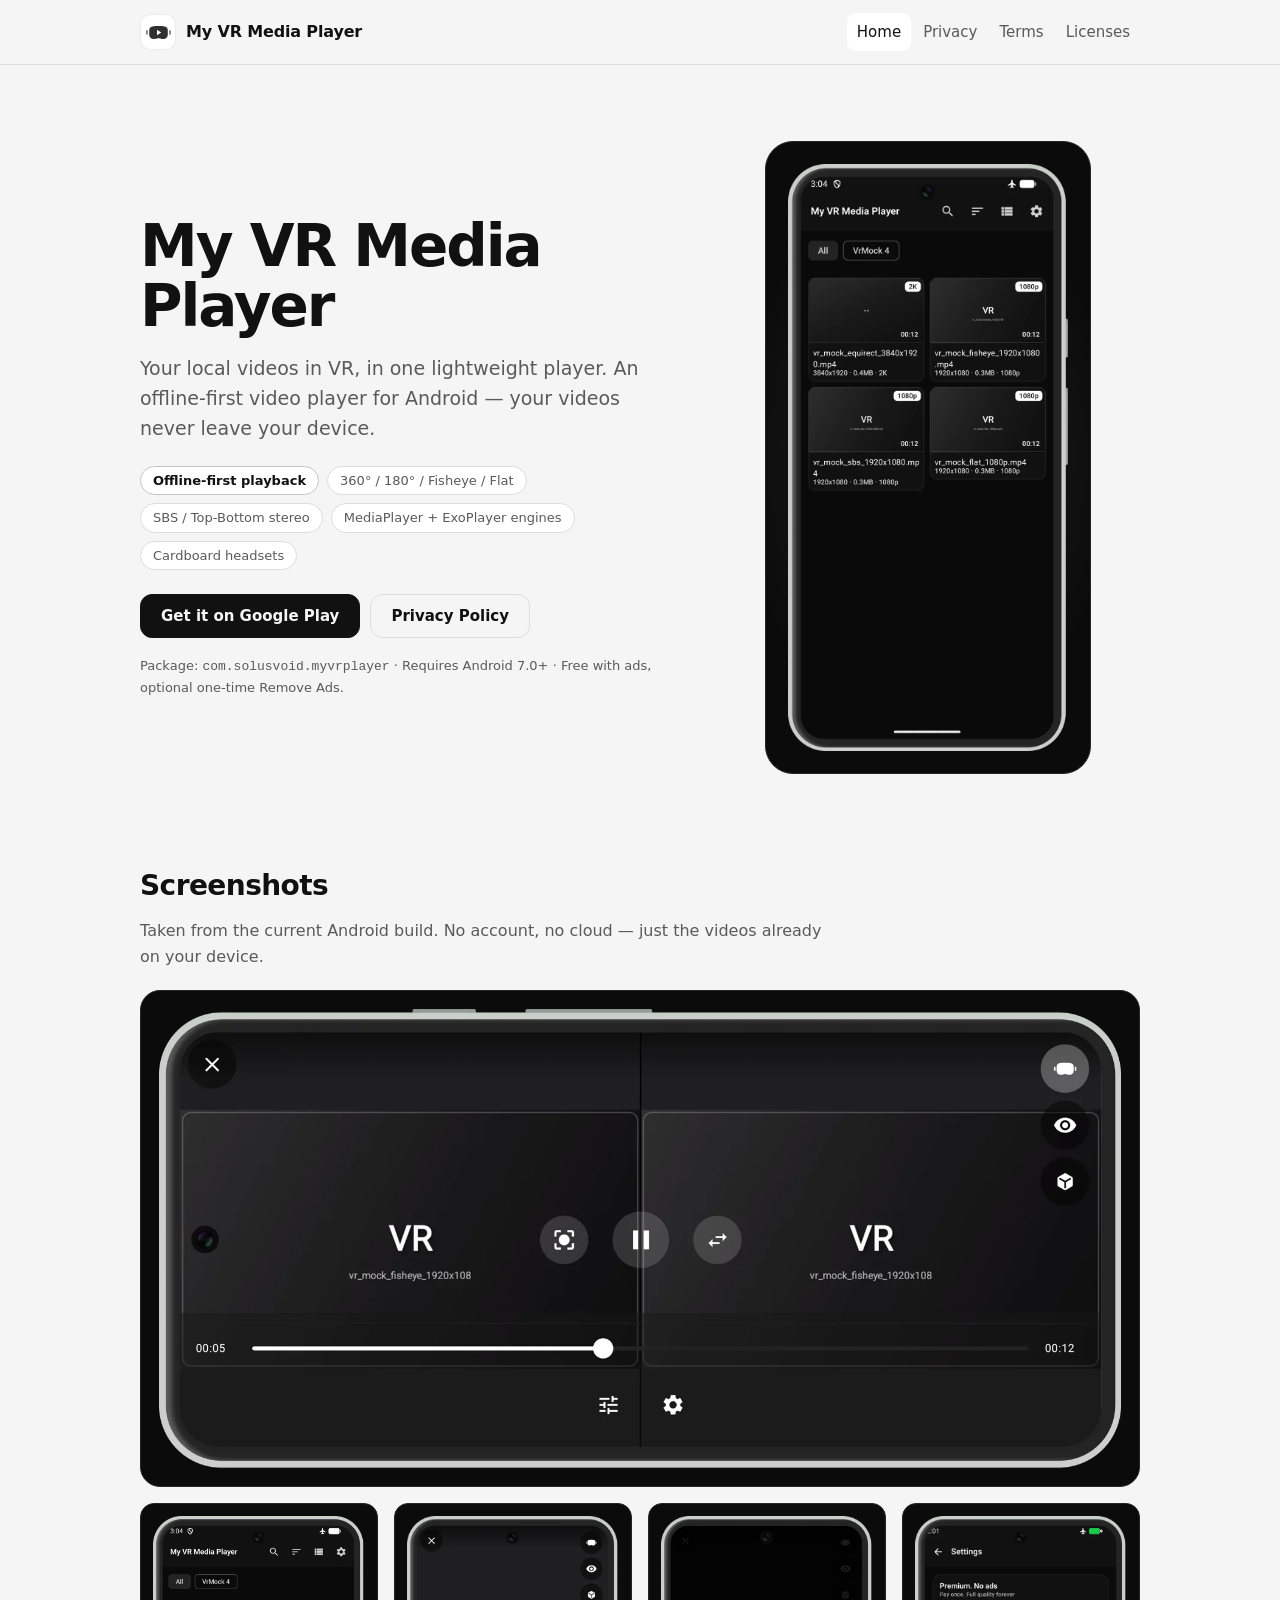
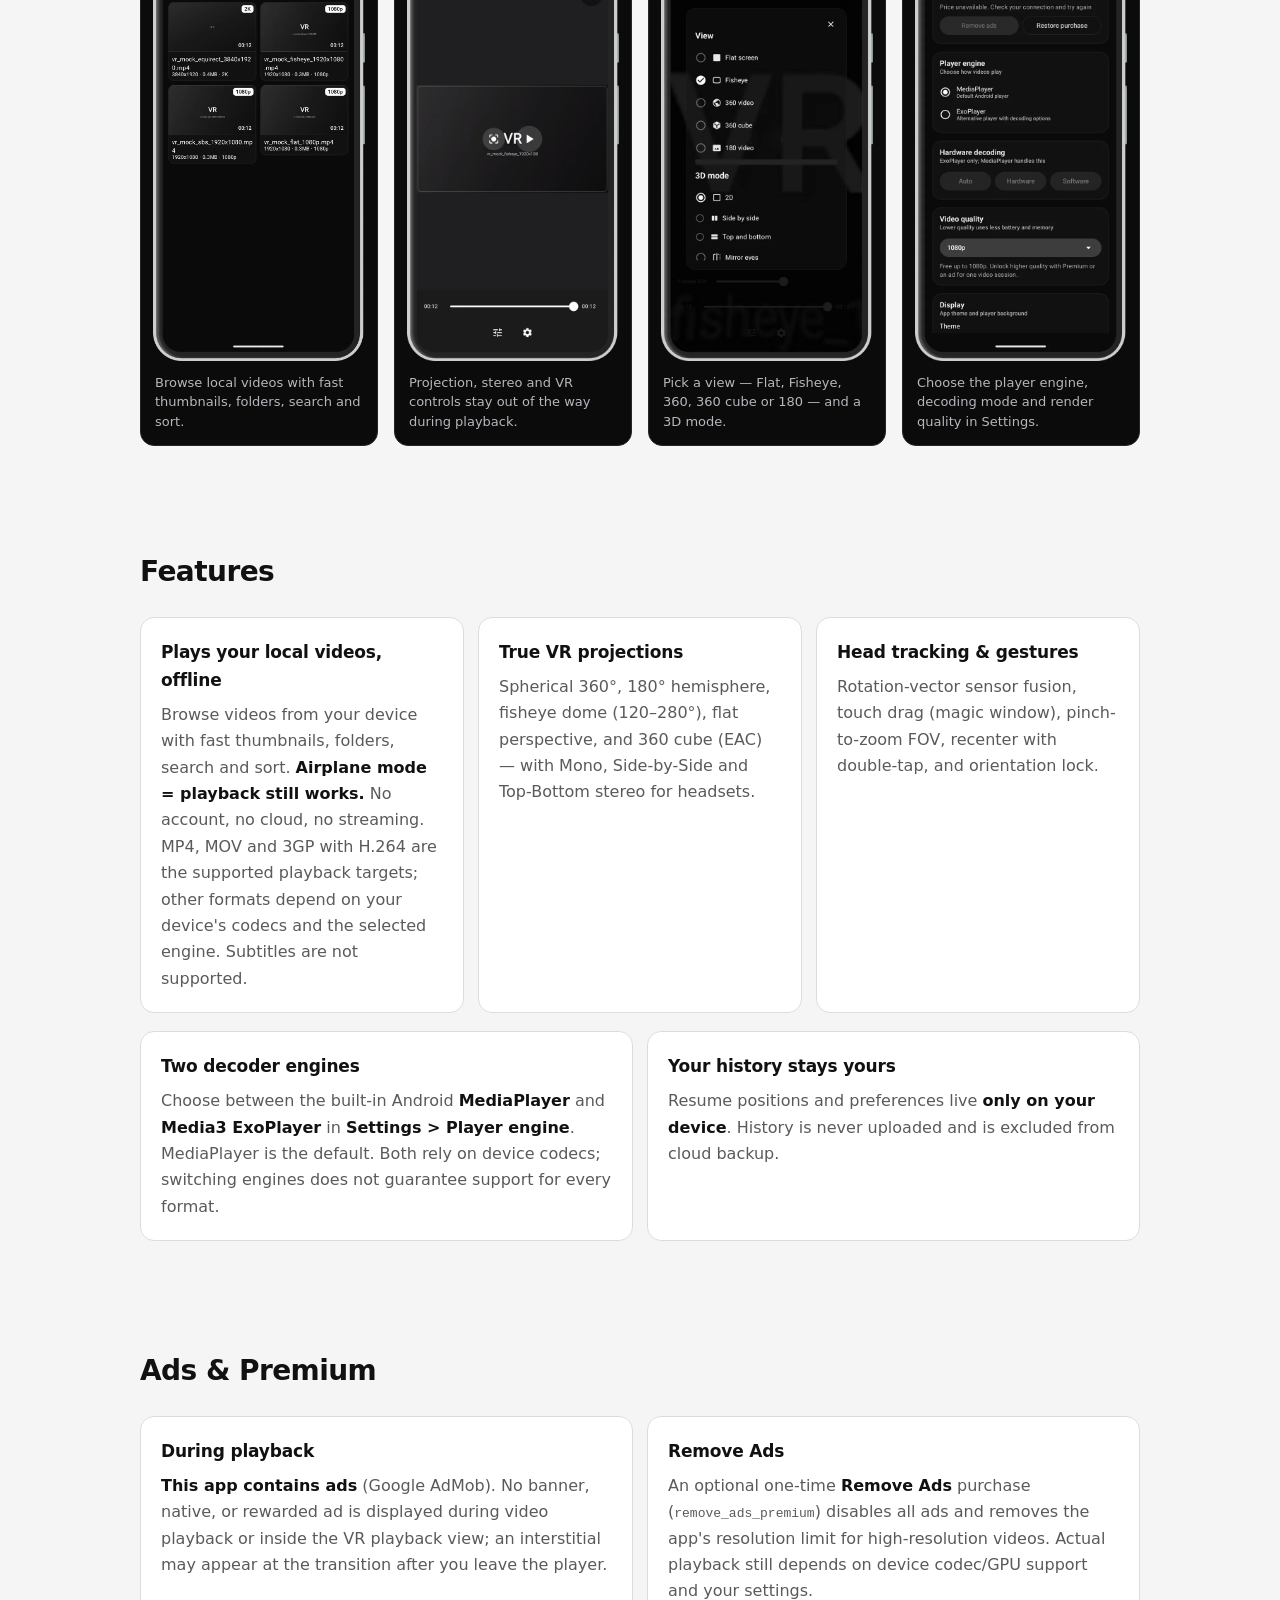
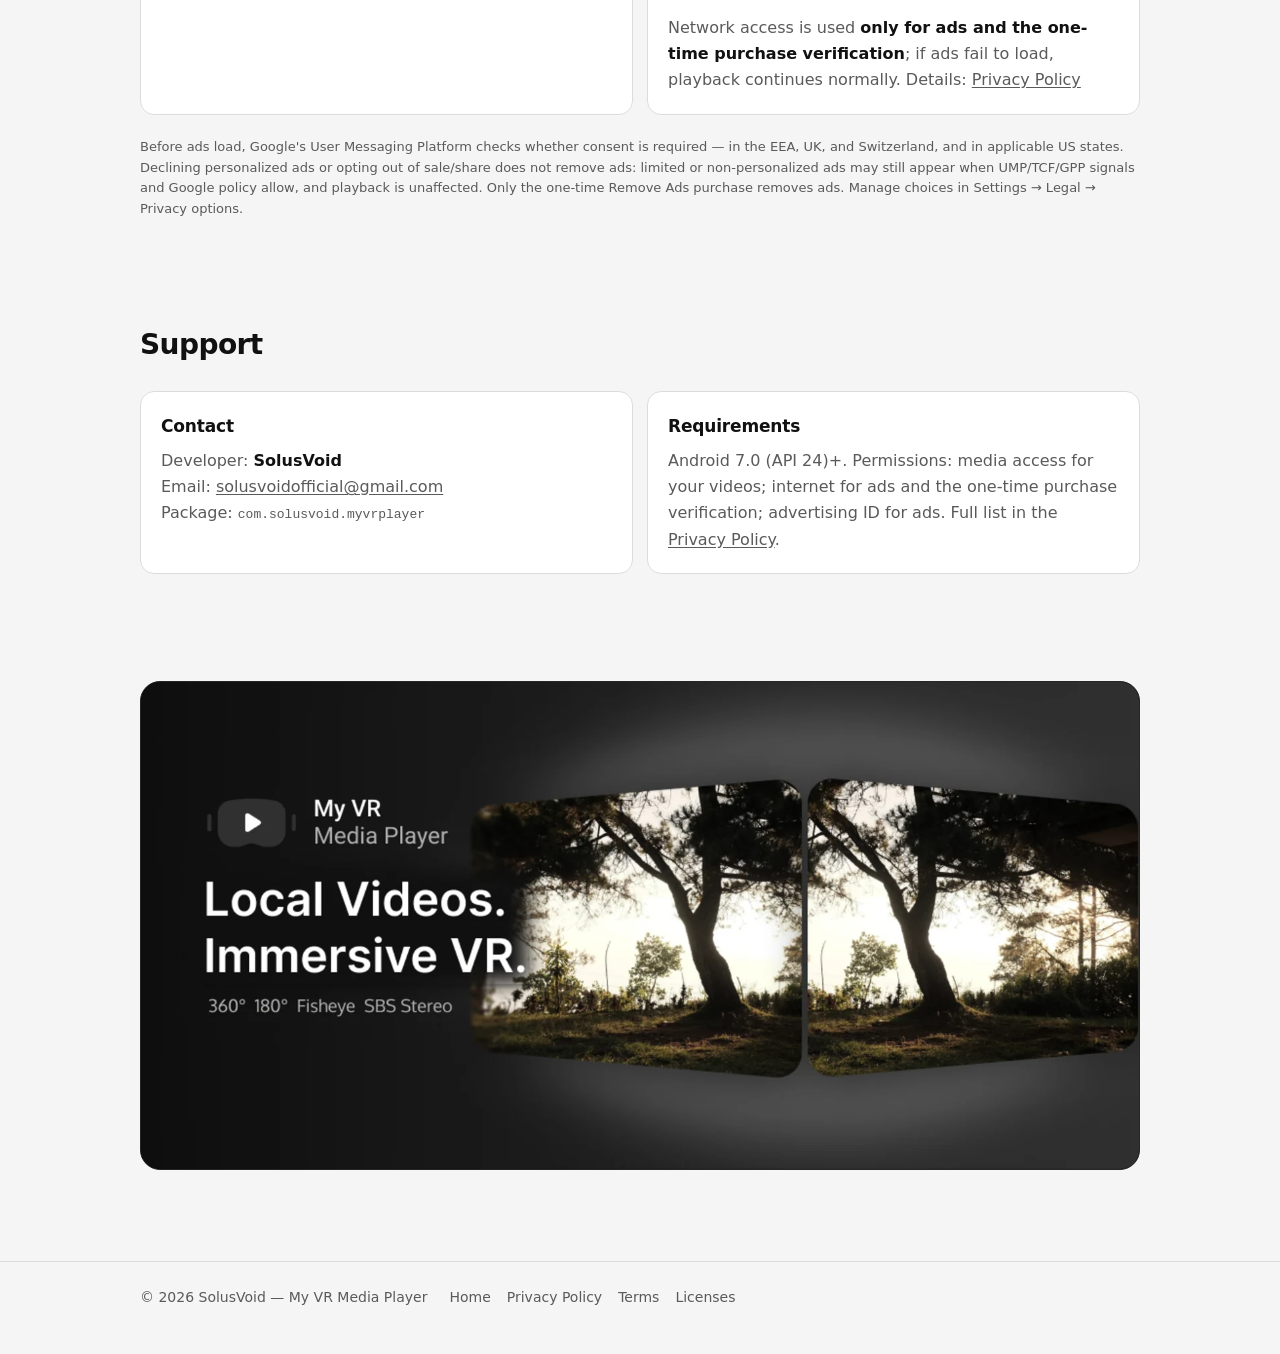
<file: index.html>
<!DOCTYPE html>
<html lang="en">
<head>
  <meta charset="utf-8">
  <meta name="viewport" content="width=device-width, initial-scale=1">
  <title>My VR Media Player — Offline VR Video Player for Android</title>
  <meta name="description" content="My VR Media Player by SolusVoid: an offline-first local VR video player for Android with MediaPlayer and Media3 ExoPlayer, 360/180/fisheye and SBS stereo.">
  <link rel="canonical" href="https://solusvoidofficial.github.io/MyVRMediaPlayer/">
  <meta name="color-scheme" content="dark light">
  <meta name="theme-color" content="#0a0a0a" media="(prefers-color-scheme: dark)">
  <meta name="theme-color" content="#f5f5f5" media="(prefers-color-scheme: light)">

  <meta property="og:type" content="website">
  <meta property="og:site_name" content="My VR Media Player">
  <meta property="og:url" content="https://solusvoidofficial.github.io/MyVRMediaPlayer/">
  <meta property="og:title" content="My VR Media Player — Offline VR Video Player">
  <meta property="og:description" content="Offline VR playback with MediaPlayer and Media3 ExoPlayer. Your videos never leave your device.">
  <meta property="og:image" content="https://solusvoidofficial.github.io/MyVRMediaPlayer/assets/img/og-cover.jpg">
  <meta property="og:image:width" content="1200">
  <meta property="og:image:height" content="630">
  <meta property="og:image:alt" content="My VR Media Player — local videos, immersive VR with 360, 180, fisheye and SBS stereo.">
  <meta property="og:locale" content="en_US">
  <meta name="twitter:card" content="summary_large_image">
  <meta name="twitter:title" content="My VR Media Player — Offline VR Video Player">
  <meta name="twitter:description" content="Offline VR playback with MediaPlayer and Media3 ExoPlayer. Your videos never leave your device.">
  <meta name="twitter:image" content="https://solusvoidofficial.github.io/MyVRMediaPlayer/assets/img/og-cover.jpg">

  <link rel="icon" type="image/svg+xml" href="./assets/icon.svg">
  <link rel="icon" type="image/png" sizes="32x32" href="./assets/img/favicon-32.png">
  <link rel="icon" href="./favicon.ico" sizes="any">
  <link rel="apple-touch-icon" sizes="180x180" href="./assets/img/apple-touch-icon.png">
  <link rel="manifest" href="./assets/site.webmanifest">
  <link rel="stylesheet" href="./assets/tokens.css">
  <link rel="stylesheet" href="./assets/style.css">
  <script type="application/ld+json">
  {
    "@context": "https://schema.org",
    "@type": "MobileApplication",
    "name": "My VR Media Player",
    "url": "https://solusvoidofficial.github.io/MyVRMediaPlayer/",
    "image": "https://solusvoidofficial.github.io/MyVRMediaPlayer/assets/img/og-cover.jpg",
    "applicationCategory": "MultimediaApplication",
    "operatingSystem": "Android 7.0+",
    "inLanguage": "en",
    "publisher": { "@type": "Organization", "name": "SolusVoid" },
    "offers": { "@type": "Offer", "price": "0", "priceCurrency": "USD" }
  }
  </script>
  <!-- app-ads.txt (AdMob Authorized Sellers for Apps) dilayani di ROOT domain:
       https://solusvoidofficial.github.io/app-ads.txt  (repo user-site solusvoidofficial.github.io).
       AdMob mencari file itu di root hostname developer website yang terdaftar di listing Play. -->
</head>
<body>
  <a class="skip" href="#main">Skip to content</a>
  <header class="site-header">
    <div class="wrap">
      <a class="brand" href="./" aria-label="My VR Media Player home">
        <span class="brand-mark"><img src="./assets/icon.svg" alt="" width="27" height="27"></span>
        <span>My VR Media Player</span>
      </a>
      <nav class="nav" aria-label="Site">
        <a href="./" aria-current="page">Home</a>
        <a href="./privacy/">Privacy</a>
        <a href="./terms/">Terms</a>
        <a href="./licenses/">Licenses</a>
      </nav>
    </div>
  </header>

  <main id="main">
    <div class="wrap">
      <section class="hero">
        <div class="hero-grid">
          <div class="hero-copy">
            <h1>My VR Media Player</h1>
            <p class="lead">Your local videos in VR, in one lightweight player. An offline-first video player for Android — your videos never leave your device.</p>
            <ul class="badge-row" aria-label="Highlights">
              <li class="badge ok">Offline-first playback</li>
              <li class="badge">360&deg; / 180&deg; / Fisheye / Flat</li>
              <li class="badge">SBS / Top-Bottom stereo</li>
              <li class="badge">MediaPlayer + ExoPlayer engines</li>
              <li class="badge">Cardboard headsets</li>
            </ul>
            <div class="cta-row">
              <a class="btn primary" target="_blank" rel="noopener" href="https://play.google.com/store/apps/details?id=com.solusvoid.myvrplayer">Get it on Google Play</a>
              <a class="btn ghost" href="./privacy/">Privacy Policy</a>
            </div>
            <p class="fine">Package: <code>com.solusvoid.myvrplayer</code> &middot; Requires Android 7.0+ &middot; Free with ads, optional one-time Remove Ads.</p>
          </div>
          <figure class="hero-art">
            <img src="./assets/img/browser.webp" width="760" height="1593" fetchpriority="high" decoding="async"
                 alt="My VR Media Player library on Android showing local VR videos with 2K and 1080p badges, folders, search and sort.">
          </figure>
        </div>
      </section>

      <section class="block" id="screenshots" aria-labelledby="screenshots-title">
        <h2 id="screenshots-title">Screenshots</h2>
        <p class="section-lead">Taken from the current Android build. No account, no cloud — just the videos already on your device.</p>
        <div class="gallery">
          <figure class="gallery-wide">
            <img src="./assets/img/vr-mode.webp" width="1600" height="763" loading="lazy" decoding="async"
                 alt="Side-by-side VR mode in My VR Media Player, showing the same fisheye video rendered for each eye.">
          </figure>
          <div class="shots">
            <figure class="shot">
              <img src="./assets/img/browser.webp" width="760" height="1593" loading="lazy" decoding="async"
                   alt="Library grid with folder chips, resolution badges, search, sort and grid controls.">
              <figcaption>Browse local videos with fast thumbnails, folders, search and sort.</figcaption>
            </figure>
            <figure class="shot">
              <img src="./assets/img/player.webp" width="600" height="1258" loading="lazy" decoding="async"
                   alt="Player screen with projection, eye and VR controls over a fisheye video.">
              <figcaption>Projection, stereo and VR controls stay out of the way during playback.</figcaption>
            </figure>
            <figure class="shot">
              <img src="./assets/img/view-sheet.webp" width="600" height="1258" loading="lazy" decoding="async"
                   alt="View and 3D mode sheet with flat, fisheye, 360, cube and 180 projections.">
              <figcaption>Pick a view — Flat, Fisheye, 360, 360 cube or 180 — and a 3D mode.</figcaption>
            </figure>
            <figure class="shot">
              <img src="./assets/img/settings.webp" width="600" height="1258" loading="lazy" decoding="async"
                   alt="Settings screen with Remove Ads, player engine, hardware decoding, video quality and display cards.">
              <figcaption>Choose the player engine, decoding mode and render quality in Settings.</figcaption>
            </figure>
          </div>
        </div>
      </section>

      <section class="block" aria-labelledby="features">
        <h2 id="features">Features</h2>
        <div class="grid three">
          <div class="card">
            <h3>Plays your local videos, offline</h3>
            <p>Browse videos from your device with fast thumbnails, folders, search and sort. <strong>Airplane mode = playback still works.</strong> No account, no cloud, no streaming. MP4, MOV and 3GP with H.264 are the supported playback targets; other formats depend on your device's codecs and the selected engine. Subtitles are not supported.</p>
          </div>
          <div class="card">
            <h3>True VR projections</h3>
            <p>Spherical 360&deg;, 180&deg; hemisphere, fisheye dome (120–280&deg;), flat perspective, and 360 cube (EAC) — with Mono, Side-by-Side and Top-Bottom stereo for headsets.</p>
          </div>
          <div class="card">
            <h3>Head tracking &amp; gestures</h3>
            <p>Rotation-vector sensor fusion, touch drag (magic window), pinch-to-zoom FOV, recenter with double-tap, and orientation lock.</p>
          </div>
        </div>
        <div class="grid two">
          <div class="card">
            <h3>Two decoder engines</h3>
            <p>Choose between the built-in Android <strong>MediaPlayer</strong> and <strong>Media3 ExoPlayer</strong> in <strong>Settings &gt; Player engine</strong>. MediaPlayer is the default. Both rely on device codecs; switching engines does not guarantee support for every format.</p>
          </div>
          <div class="card">
            <h3>Your history stays yours</h3>
            <p>Resume positions and preferences live <strong>only on your device</strong>. History is never uploaded and is excluded from cloud backup.</p>
          </div>
        </div>
      </section>

      <section class="block" aria-labelledby="ads">
        <h2 id="ads">Ads &amp; Premium</h2>
        <div class="grid two">
          <div class="card">
            <h3>During playback</h3>
            <p><strong>This app contains ads</strong> (Google AdMob). No banner, native, or rewarded ad is displayed during video playback or inside the VR playback view; an interstitial may appear at the transition after you leave the player.</p>
          </div>
          <div class="card">
            <h3>Remove Ads</h3>
            <p>An optional one-time <strong>Remove Ads</strong> purchase (<code>remove_ads_premium</code>) disables all ads and removes the app's resolution limit for high-resolution videos. Actual playback still depends on device codec/GPU support and your settings.</p>
            <p>Network access is used <strong>only for ads and the one-time purchase verification</strong>; if ads fail to load, playback continues normally. Details: <a href="./privacy/">Privacy Policy</a></p>
          </div>
        </div>
        <p class="fine">Before ads load, Google's User Messaging Platform checks whether consent is required — in the EEA, UK, and Switzerland, and in applicable US states. Declining personalized ads or opting out of sale/share does not remove ads: limited or non-personalized ads may still appear when UMP/TCF/GPP signals and Google policy allow, and playback is unaffected. Only the one-time Remove Ads purchase removes ads. Manage choices in Settings → Legal → Privacy options.</p>
      </section>

      <section class="block" aria-labelledby="support">
        <h2 id="support">Support</h2>
        <div class="grid two">
          <div class="card">
            <h3>Contact</h3>
            <p>Developer: <strong>SolusVoid</strong><br>
            Email: <a href="mailto:solusvoidofficial@gmail.com">solusvoidofficial@gmail.com</a><br>
            Package: <code>com.solusvoid.myvrplayer</code></p>
          </div>
          <div class="card">
            <h3>Requirements</h3>
            <p>Android 7.0 (API 24)+. Permissions: media access for your videos; internet for ads and the one-time purchase verification; advertising ID for ads. Full list in the <a href="./privacy/">Privacy Policy</a>.</p>
          </div>
        </div>
      </section>

      <section class="block" aria-label="My VR Media Player highlights">
        <figure class="banner">
          <img src="./assets/img/feature-graphic.webp" width="1500" height="733" loading="lazy" decoding="async"
               alt="My VR Media Player — Local Videos. Immersive VR. 360°, 180°, Fisheye and SBS Stereo.">
        </figure>
      </section>
    </div>
  </main>

  <footer class="site-footer">
    <div class="wrap">
      <span>&copy; 2026 SolusVoid — My VR Media Player</span>
      <nav aria-label="Footer">
        <a href="./">Home</a>
        <a href="./privacy/">Privacy Policy</a>
        <a href="./terms/">Terms</a>
        <a href="./licenses/">Licenses</a>
      </nav>
    </div>
  </footer>
</body>
</html>
</file>
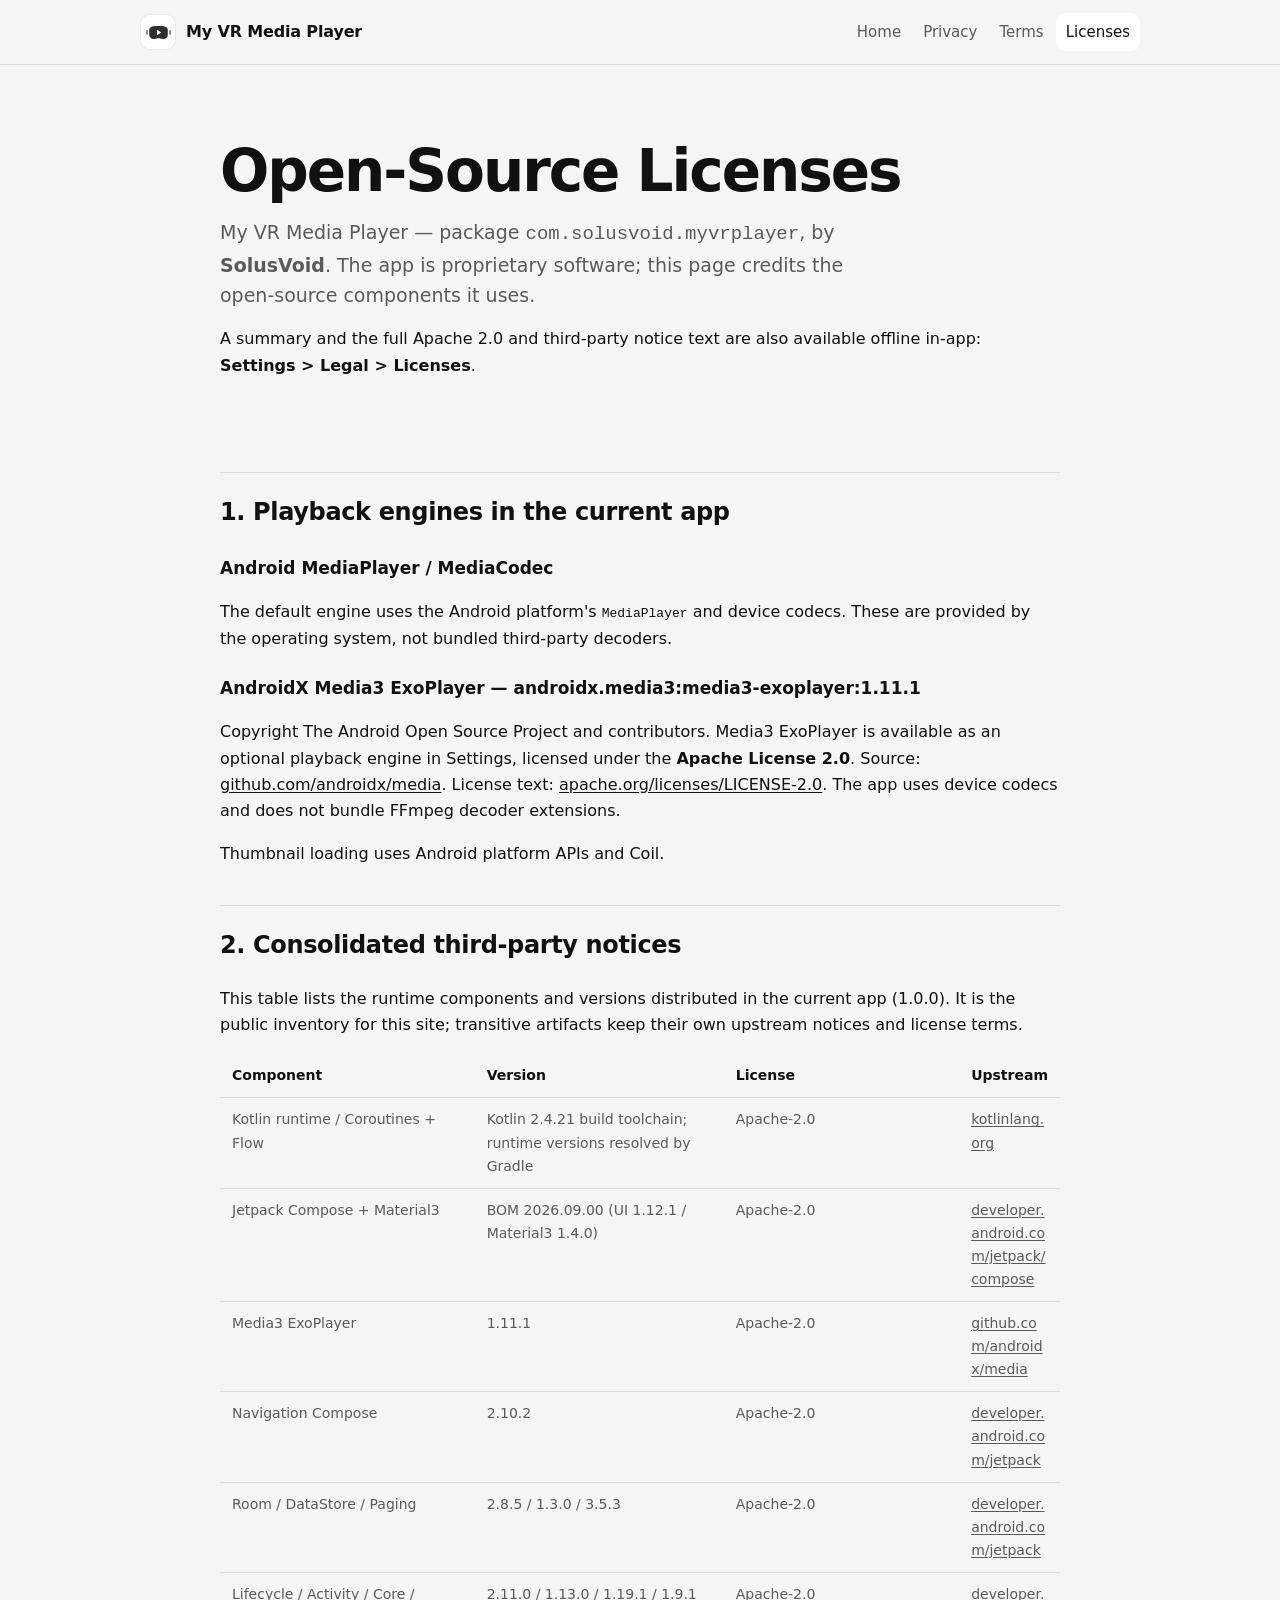
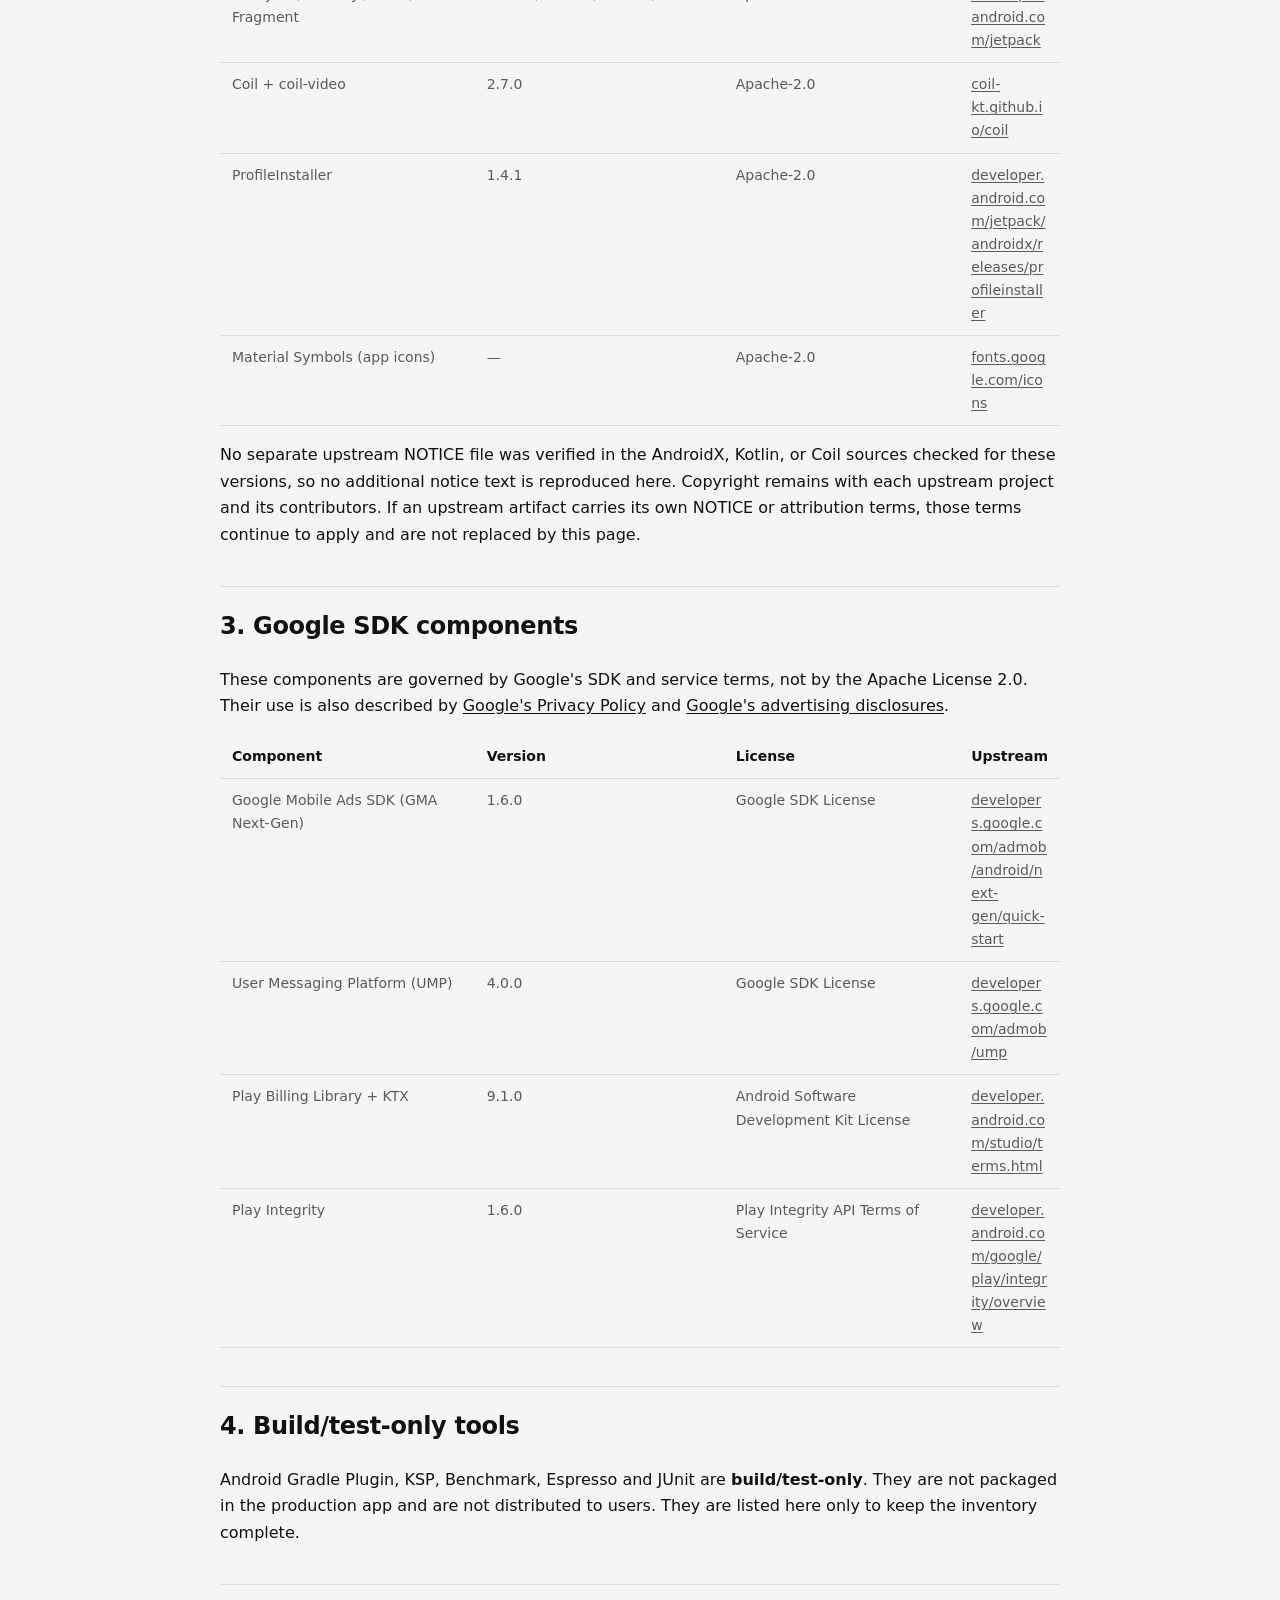
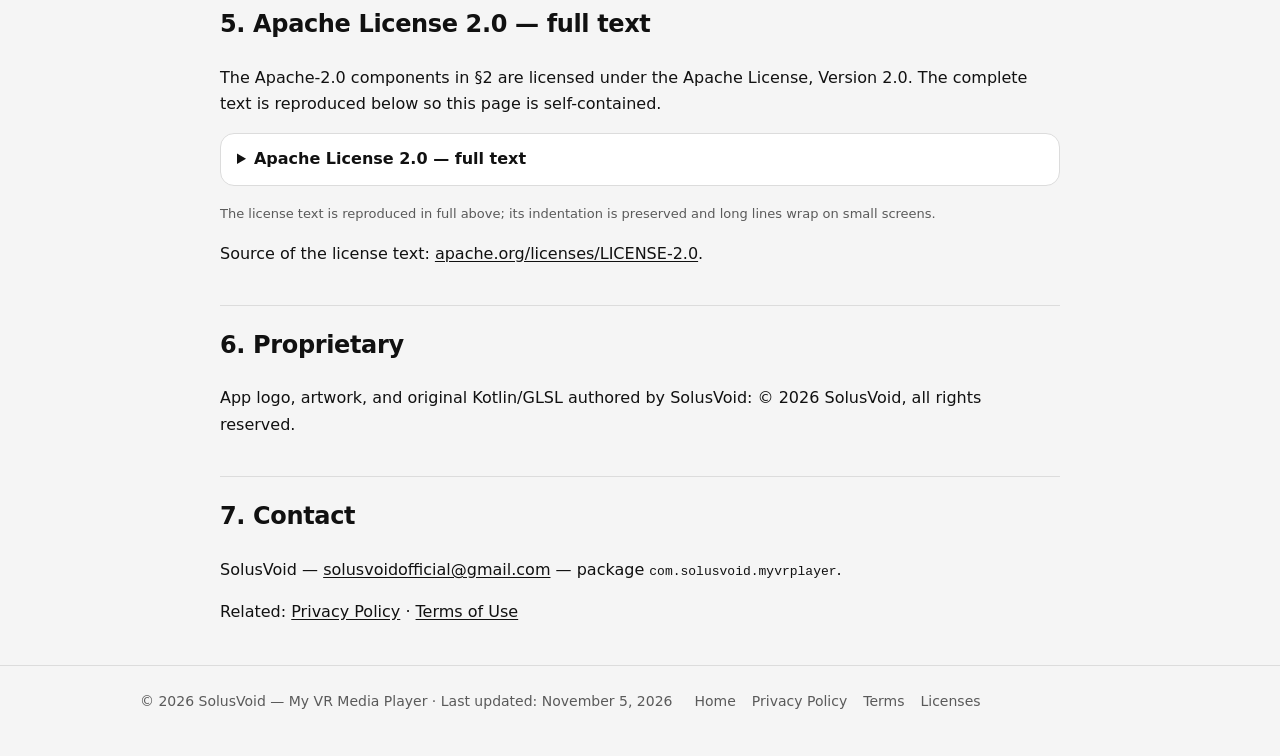
<file: licenses/index.html>
<!DOCTYPE html>
<html lang="en">
<head>
  <meta charset="utf-8">
  <meta name="viewport" content="width=device-width, initial-scale=1">
  <title>Open-Source Licenses — My VR Media Player</title>
  <meta name="description" content="Open-source attribution for My VR Media Player: Media3 ExoPlayer, AndroidX, Kotlin and Coil components, Google SDK terms, build/test-only tools, and the full Apache License 2.0 text.">
  <link rel="canonical" href="https://solusvoidofficial.github.io/MyVRMediaPlayer/licenses/">
  <meta name="color-scheme" content="dark light">
  <meta name="theme-color" content="#0a0a0a" media="(prefers-color-scheme: dark)">
  <meta name="theme-color" content="#f5f5f5" media="(prefers-color-scheme: light)">
  <meta property="og:type" content="website">
  <meta property="og:site_name" content="My VR Media Player">
  <meta property="og:url" content="https://solusvoidofficial.github.io/MyVRMediaPlayer/licenses/">
  <meta property="og:title" content="Open-Source Licenses — My VR Media Player">
  <meta property="og:description" content="Open-source attribution for My VR Media Player: Media3 ExoPlayer, AndroidX/Kotlin/Coil components, Google SDK terms and the full Apache License 2.0 text.">
  <meta property="og:image" content="https://solusvoidofficial.github.io/MyVRMediaPlayer/assets/img/og-cover.jpg">
  <meta name="twitter:card" content="summary_large_image">
  <link rel="icon" type="image/svg+xml" href="../assets/icon.svg">
  <link rel="icon" type="image/png" sizes="32x32" href="../assets/img/favicon-32.png">
  <link rel="icon" href="../favicon.ico" sizes="any">
  <link rel="apple-touch-icon" sizes="180x180" href="../assets/img/apple-touch-icon.png">
  <link rel="manifest" href="../assets/site.webmanifest">
  <link rel="stylesheet" href="../assets/tokens.css">
  <link rel="stylesheet" href="../assets/style.css">
</head>
<body>
  <a class="skip" href="#main">Skip to content</a>
  <header class="site-header">
    <div class="wrap">
      <a class="brand" href="../" aria-label="My VR Media Player home">
        <span class="brand-mark"><img src="../assets/icon.svg" alt="" width="27" height="27"></span>
        <span>My VR Media Player</span>
      </a>
      <nav class="nav" aria-label="Site">
        <a href="../">Home</a>
        <a href="../privacy/">Privacy</a>
        <a href="../terms/">Terms</a>
        <a href="./" aria-current="page">Licenses</a>
      </nav>
    </div>
  </header>

  <main id="main" class="policy">
    <div class="wrap">
      <section class="hero">
        <h1>Open-Source Licenses</h1>
        <p class="lead">My VR Media Player — package <code>com.solusvoid.myvrplayer</code>, by <strong>SolusVoid</strong>. The app is proprietary software; this page credits the open-source components it uses.</p>
        <p>A summary and the full Apache 2.0 and third-party notice text are also available offline in-app: <strong>Settings &gt; Legal &gt; Licenses</strong>.</p>
      </section>

      <section id="engines">
        <h2>1. Playback engines in the current app</h2>
        <h3>Android MediaPlayer / MediaCodec</h3>
        <p>The default engine uses the Android platform's <code>MediaPlayer</code> and device codecs. These are provided by the operating system, not bundled third-party decoders.</p>
        <h3>AndroidX Media3 ExoPlayer — androidx.media3:media3-exoplayer:1.11.1</h3>
        <p>Copyright The Android Open Source Project and contributors. Media3 ExoPlayer is available as an optional playback engine in Settings, licensed under the <strong>Apache License 2.0</strong>. Source: <a href="https://github.com/androidx/media">github.com/androidx/media</a>. License text: <a href="https://www.apache.org/licenses/LICENSE-2.0">apache.org/licenses/LICENSE-2.0</a>. The app uses device codecs and does not bundle FFmpeg decoder extensions.</p>
        <p>Thumbnail loading uses Android platform APIs and Coil.</p>
      </section>

      <section id="notices">
        <h2>2. Consolidated third-party notices</h2>
        <p>This table lists the runtime components and versions distributed in the current app (1.0.0). It is the public inventory for this site; transitive artifacts keep their own upstream notices and license terms.</p>
        <table class="meta components">
          <thead>
            <tr><th scope="col">Component</th><th scope="col">Version</th><th scope="col">License</th><th scope="col">Upstream</th></tr>
          </thead>
          <tbody>
            <tr><td>Kotlin runtime / Coroutines + Flow</td><td>Kotlin 2.4.21 build toolchain; runtime versions resolved by Gradle</td><td>Apache-2.0</td><td><a href="https://kotlinlang.org">kotlinlang.org</a></td></tr>
            <tr><td>Jetpack Compose + Material3</td><td>BOM 2026.09.00 (UI 1.12.1 / Material3 1.4.0)</td><td>Apache-2.0</td><td><a href="https://developer.android.com/jetpack/compose">developer.android.com/jetpack/compose</a></td></tr>
            <tr><td>Media3 ExoPlayer</td><td>1.11.1</td><td>Apache-2.0</td><td><a href="https://github.com/androidx/media">github.com/androidx/media</a></td></tr>
            <tr><td>Navigation Compose</td><td>2.10.2</td><td>Apache-2.0</td><td><a href="https://developer.android.com/jetpack">developer.android.com/jetpack</a></td></tr>
            <tr><td>Room / DataStore / Paging</td><td>2.8.5 / 1.3.0 / 3.5.3</td><td>Apache-2.0</td><td><a href="https://developer.android.com/jetpack">developer.android.com/jetpack</a></td></tr>
            <tr><td>Lifecycle / Activity / Core / Fragment</td><td>2.11.0 / 1.13.0 / 1.19.1 / 1.9.1</td><td>Apache-2.0</td><td><a href="https://developer.android.com/jetpack">developer.android.com/jetpack</a></td></tr>
            <tr><td>Coil + coil-video</td><td>2.7.0</td><td>Apache-2.0</td><td><a href="https://coil-kt.github.io/coil">coil-kt.github.io/coil</a></td></tr>
            <tr><td>ProfileInstaller</td><td>1.4.1</td><td>Apache-2.0</td><td><a href="https://developer.android.com/jetpack/androidx/releases/profileinstaller">developer.android.com/jetpack/androidx/releases/profileinstaller</a></td></tr>
            <tr><td>Material Symbols (app icons)</td><td>—</td><td>Apache-2.0</td><td><a href="https://fonts.google.com/icons">fonts.google.com/icons</a></td></tr>
          </tbody>
        </table>
        <p>No separate upstream NOTICE file was verified in the AndroidX, Kotlin, or Coil sources checked for these versions, so no additional notice text is reproduced here. Copyright remains with each upstream project and its contributors. If an upstream artifact carries its own NOTICE or attribution terms, those terms continue to apply and are not replaced by this page.</p>
      </section>

      <section id="google">
        <h2>3. Google SDK components</h2>
        <p>These components are governed by Google's SDK and service terms, not by the Apache License 2.0. Their use is also described by <a href="https://policies.google.com/privacy">Google's Privacy Policy</a> and <a href="https://policies.google.com/technologies/ads">Google's advertising disclosures</a>.</p>
        <table class="meta components">
          <thead>
            <tr><th scope="col">Component</th><th scope="col">Version</th><th scope="col">License</th><th scope="col">Upstream</th></tr>
          </thead>
          <tbody>
            <tr><td>Google Mobile Ads SDK (GMA Next-Gen)</td><td>1.6.0</td><td>Google SDK License</td><td><a href="https://developers.google.com/admob/android/next-gen/quick-start">developers.google.com/admob/android/next-gen/quick-start</a></td></tr>
            <tr><td>User Messaging Platform (UMP)</td><td>4.0.0</td><td>Google SDK License</td><td><a href="https://developers.google.com/admob/ump">developers.google.com/admob/ump</a></td></tr>
            <tr><td>Play Billing Library + KTX</td><td>9.1.0</td><td>Android Software Development Kit License</td><td><a href="https://developer.android.com/studio/terms.html">developer.android.com/studio/terms.html</a></td></tr>
            <tr><td>Play Integrity</td><td>1.6.0</td><td>Play Integrity API Terms of Service</td><td><a href="https://developer.android.com/google/play/integrity/overview#tos">developer.android.com/google/play/integrity/overview</a></td></tr>
          </tbody>
        </table>
      </section>

      <section id="build-tools">
        <h2>4. Build/test-only tools</h2>
        <p>Android Gradle Plugin, KSP, Benchmark, Espresso and JUnit are <strong>build/test-only</strong>. They are not packaged in the production app and are not distributed to users. They are listed here only to keep the inventory complete.</p>
      </section>

      <section id="apache-license">
        <h2>5. Apache License 2.0 — full text</h2>
        <p>The Apache-2.0 components in §2 are licensed under the Apache License, Version 2.0. The complete text is reproduced below so this page is self-contained.</p>
        <details>
          <summary>Apache License 2.0 — full text</summary>
          <pre>
                                 Apache License
                           Version 2.0, January 2004
                        http://www.apache.org/licenses/

   TERMS AND CONDITIONS FOR USE, REPRODUCTION, AND DISTRIBUTION

   1. Definitions.

      "License" shall mean the terms and conditions for use, reproduction,
      and distribution as defined by Sections 1 through 9 of this document.

      "Licensor" shall mean the copyright owner or entity authorized by
      the copyright owner that is granting the License.

      "Legal Entity" shall mean the union of the acting entity and all
      other entities that control, are controlled by, or are under common
      control with that entity. For the purposes of this definition,
      "control" means (i) the power, direct or indirect, to cause the
      direction or management of such entity, whether by contract or
      otherwise, or (ii) ownership of fifty percent (50%) or more of the
      outstanding shares, or (iii) beneficial ownership of such entity.

      "You" (or "Your") shall mean an individual or Legal Entity
      exercising permissions granted by this License.

      "Source" form shall mean the preferred form for making modifications,
      including but not limited to software source code, documentation
      source, and configuration files.

      "Object" form shall mean any form resulting from mechanical
      transformation or translation of a Source form, including but
      not limited to compiled object code, generated documentation,
      and conversions to other media types.

      "Work" shall mean the work of authorship, whether in Source or
      Object form, made available under the License, as indicated by a
      copyright notice that is included in or attached to the work
      (an example is provided in the Appendix below).

      "Derivative Works" shall mean any work, whether in Source or Object
      form, that is based on (or derived from) the Work and for which the
      editorial revisions, annotations, elaborations, or other modifications
      represent, as a whole, an original work of authorship. For the purposes
      of this License, Derivative Works shall not include works that remain
      separable from, or merely link (or bind by name) to the interfaces of,
      the Work and Derivative Works thereof.

      "Contribution" shall mean any work of authorship, including
      the original version of the Work and any modifications or additions
      to that Work or Derivative Works thereof, that is intentionally
      submitted to Licensor for inclusion in the Work by the copyright owner
      or by an individual or Legal Entity authorized to submit on behalf of
      the copyright owner. For the purposes of this definition, "submitted"
      means any form of electronic, verbal, or written communication sent
      to the Licensor or its representatives, including but not limited to
      communication on electronic mailing lists, source code control systems,
      and issue tracking systems that are managed by, or on behalf of, the
      Licensor for the purpose of discussing and improving the Work, but
      excluding communication that is conspicuously marked or otherwise
      designated in writing by the copyright owner as "Not a Contribution."

      "Contributor" shall mean Licensor and any individual or Legal Entity
      on behalf of whom a Contribution has been received by Licensor and
      subsequently incorporated within the Work.

   2. Grant of Copyright License. Subject to the terms and conditions of
      this License, each Contributor hereby grants to You a perpetual,
      worldwide, non-exclusive, no-charge, royalty-free, irrevocable
      copyright license to reproduce, prepare Derivative Works of,
      publicly display, publicly perform, sublicense, and distribute the
      Work and such Derivative Works in Source or Object form.

   3. Grant of Patent License. Subject to the terms and conditions of
      this License, each Contributor hereby grants to You a perpetual,
      worldwide, non-exclusive, no-charge, royalty-free, irrevocable
      (except as stated in this section) patent license to make, have made,
      use, offer to sell, sell, import, and otherwise transfer the Work,
      where such license applies only to those patent claims licensable
      by such Contributor that are necessarily infringed by their
      Contribution(s) alone or by combination of their Contribution(s)
      with the Work to which such Contribution(s) was submitted. If You
      institute patent litigation against any entity (including a
      cross-claim or counterclaim in a lawsuit) alleging that the Work
      or a Contribution incorporated within the Work constitutes direct
      or contributory patent infringement, then any patent licenses
      granted to You under this License for that Work shall terminate
      as of the date such litigation is filed.

   4. Redistribution. You may reproduce and distribute copies of the
      Work or Derivative Works thereof in any medium, with or without
      modifications, and in Source or Object form, provided that You
      meet the following conditions:

      (a) You must give any other recipients of the Work or
          Derivative Works a copy of this License; and

      (b) You must cause any modified files to carry prominent notices
          stating that You changed the files; and

      (c) You must retain, in the Source form of any Derivative Works
          that You distribute, all copyright, patent, trademark, and
          attribution notices from the Source form of the Work,
          excluding those notices that do not pertain to any part of
          the Derivative Works; and

      (d) If the Work includes a "NOTICE" text file as part of its
          distribution, then any Derivative Works that You distribute must
          include a readable copy of the attribution notices contained
          within such NOTICE file, excluding those notices that do not
          pertain to any part of the Derivative Works, in at least one
          of the following places: within a NOTICE text file distributed
          as part of the Derivative Works; within the Source form or
          documentation, if provided along with the Derivative Works; or,
          within a display generated by the Derivative Works, if and
          wherever such third-party notices normally appear. The contents
          of the NOTICE file are for informational purposes only and
          do not modify the License. You may add Your own attribution
          notices within Derivative Works that You distribute, alongside
          or as an addendum to the NOTICE text from the Work, provided
          that such additional attribution notices cannot be construed
          as modifying the License.

      You may add Your own copyright statement to Your modifications and
      may provide additional or different license terms and conditions
      for use, reproduction, or distribution of Your modifications, or
      for any such Derivative Works as a whole, provided Your use,
      reproduction, and distribution of the Work otherwise complies with
      the conditions stated in this License.

   5. Submission of Contributions. Unless You explicitly state otherwise,
      any Contribution intentionally submitted for inclusion in the Work
      by You to the Licensor shall be under the terms and conditions of
      this License, without any additional terms or conditions.
      Notwithstanding the above, nothing herein shall supersede or modify
      the terms of any separate license agreement you may have executed
      with Licensor regarding such Contributions.

   6. Trademarks. This License does not grant permission to use the trade
      names, trademarks, service marks, or product names of the Licensor,
      except as required for reasonable and customary use in describing the
      origin of the Work and reproducing the content of the NOTICE file.

   7. Disclaimer of Warranty. Unless required by applicable law or
      agreed to in writing, Licensor provides the Work (and each
      Contributor provides its Contributions) on an "AS IS" BASIS,
      WITHOUT WARRANTIES OR CONDITIONS OF ANY KIND, either express or
      implied, including, without limitation, any warranties or conditions
      of TITLE, NON-INFRINGEMENT, MERCHANTABILITY, or FITNESS FOR A
      PARTICULAR PURPOSE. You are solely responsible for determining the
      appropriateness of using or redistributing the Work and assume any
      risks associated with Your exercise of permissions under this License.

   8. Limitation of Liability. In no event and under no legal theory,
      whether in tort (including negligence), contract, or otherwise,
      unless required by applicable law (such as deliberate and grossly
      negligent acts) or agreed to in writing, shall any Contributor be
      liable to You for damages, including any direct, indirect, special,
      incidental, or consequential damages of any character arising as a
      result of this License or out of the use or inability to use the
      Work (including but not limited to damages for loss of goodwill,
      work stoppage, computer failure or malfunction, or any and all
      other commercial damages or losses), even if such Contributor
      has been advised of the possibility of such damages.

   9. Accepting Warranty or Additional Liability. While redistributing
      the Work or Derivative Works thereof, You may choose to offer,
      and charge a fee for, acceptance of support, warranty, indemnity,
      or other liability obligations and/or rights consistent with this
      License. However, in accepting such obligations, You may act only
      on Your own behalf and on Your sole responsibility, not on behalf
      of any other Contributor, and only if You agree to indemnify,
      defend, and hold each Contributor harmless for any liability
      incurred by, or claims asserted against, such Contributor by reason
      of your accepting any such warranty or additional liability.

   END OF TERMS AND CONDITIONS

   APPENDIX: How to apply the Apache License to your work.

      To apply the Apache License to your work, attach the following
      boilerplate notice, with the fields enclosed by brackets "[]"
      replaced with your own identifying information. (Don't include
      the brackets!)  The text should be enclosed in the appropriate
      comment syntax for the file format. We also recommend that a
      file or class name and description of purpose be included on the
      same "printed page" as the copyright notice for easier
      identification within third-party archives.

   Copyright [yyyy] [name of copyright owner]

   Licensed under the Apache License, Version 2.0 (the "License");
   you may not use this file except in compliance with the License.
   You may obtain a copy of the License at

       http://www.apache.org/licenses/LICENSE-2.0

   Unless required by applicable law or agreed to in writing, software
   distributed under the License is distributed on an "AS IS" BASIS,
   WITHOUT WARRANTIES OR CONDITIONS OF ANY KIND, either express or implied.
   See the License for the specific language governing permissions and
   limitations under the License.
          </pre>
        </details>
        <p class="fine">The license text is reproduced in full above; its indentation is preserved and long lines wrap on small screens.</p>
        <p>Source of the license text: <a href="https://www.apache.org/licenses/LICENSE-2.0">apache.org/licenses/LICENSE-2.0</a>.</p>
      </section>

      <section id="proprietary">
        <h2>6. Proprietary</h2>
        <p>App logo, artwork, and original Kotlin/GLSL authored by SolusVoid: © 2026 SolusVoid, all rights reserved.</p>
      </section>

      <section id="contact">
        <h2>7. Contact</h2>
        <p>SolusVoid — <a href="mailto:solusvoidofficial@gmail.com">solusvoidofficial@gmail.com</a> — package <code>com.solusvoid.myvrplayer</code>.</p>
        <p>Related: <a href="../privacy/">Privacy Policy</a> · <a href="../terms/">Terms of Use</a></p>
      </section>
    </div>
  </main>

  <footer class="site-footer">
    <div class="wrap">
      <span>&copy; 2026 SolusVoid — My VR Media Player &middot; Last updated: November 5, 2026</span>
      <nav aria-label="Footer">
        <a href="../">Home</a>
        <a href="../privacy/">Privacy Policy</a>
        <a href="../terms/">Terms</a>
        <a href="./">Licenses</a>
      </nav>
    </div>
  </footer>
</body>
</html>
</file>
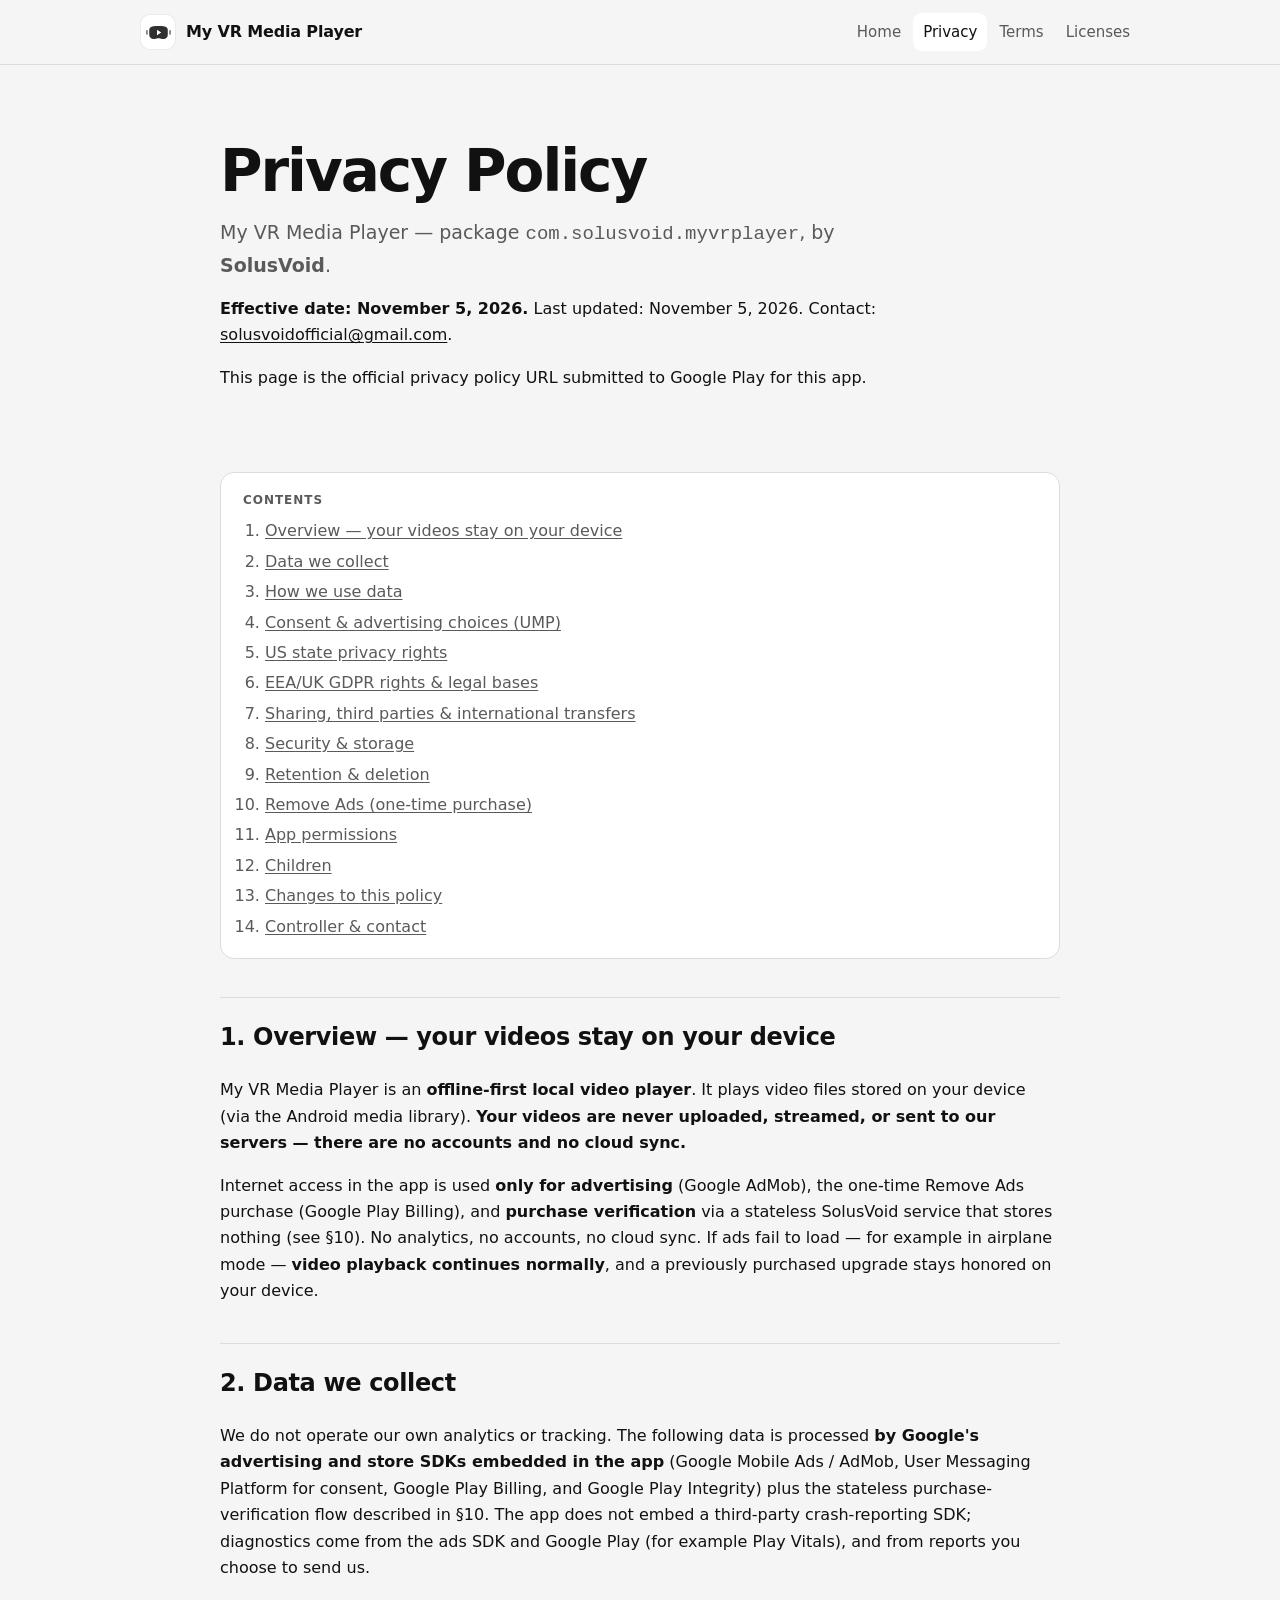
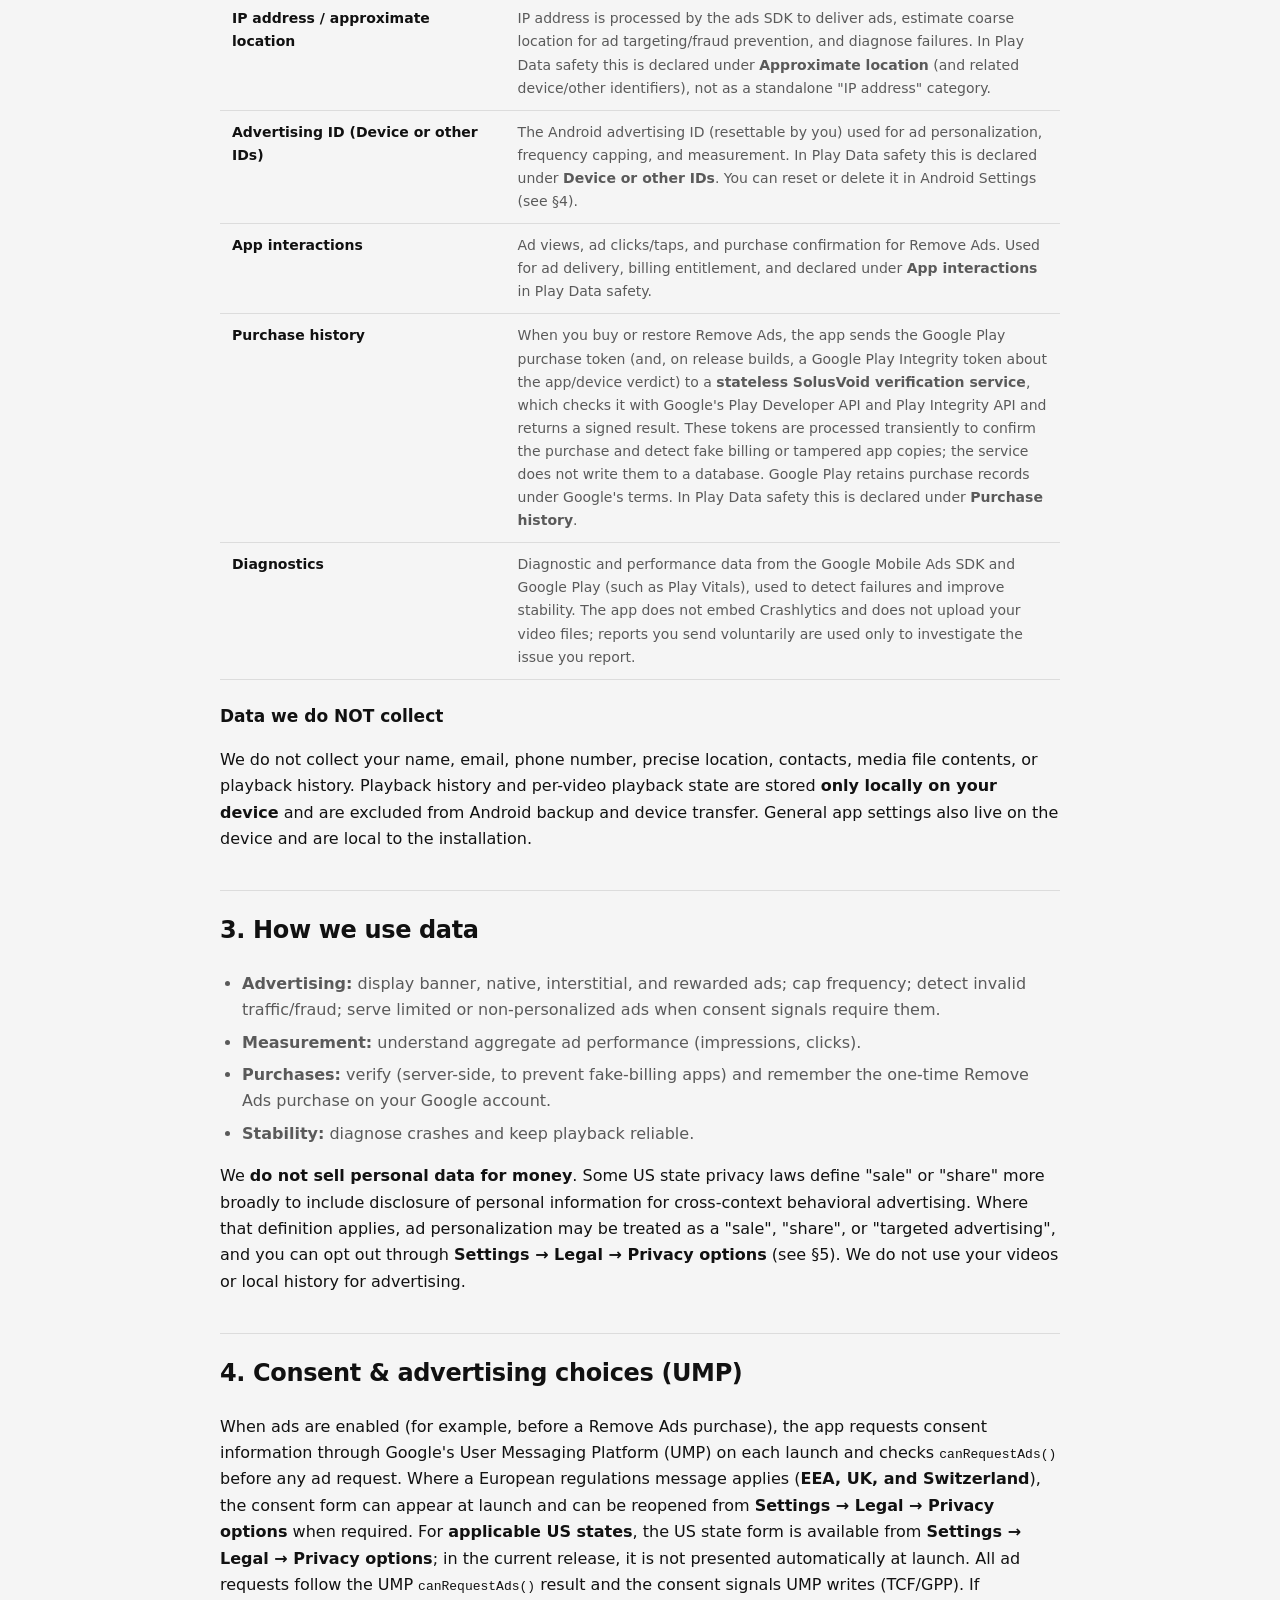
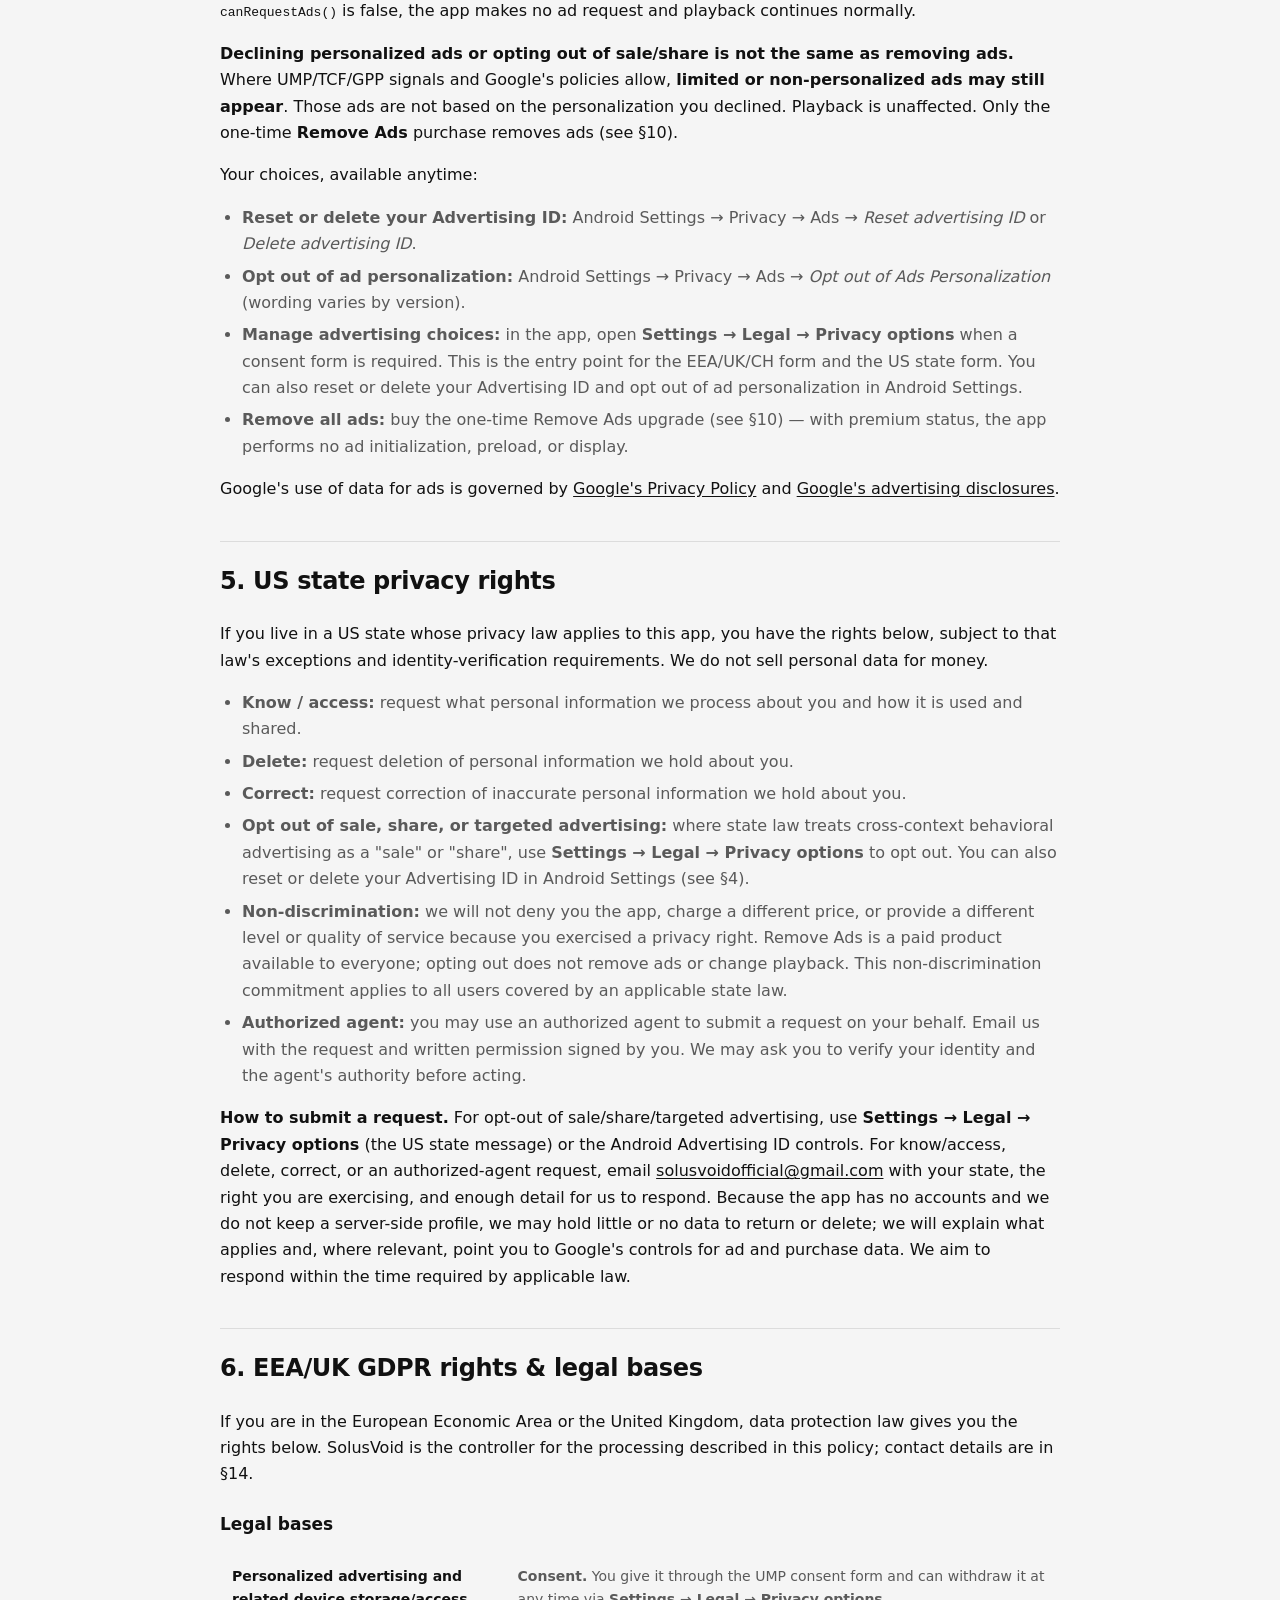
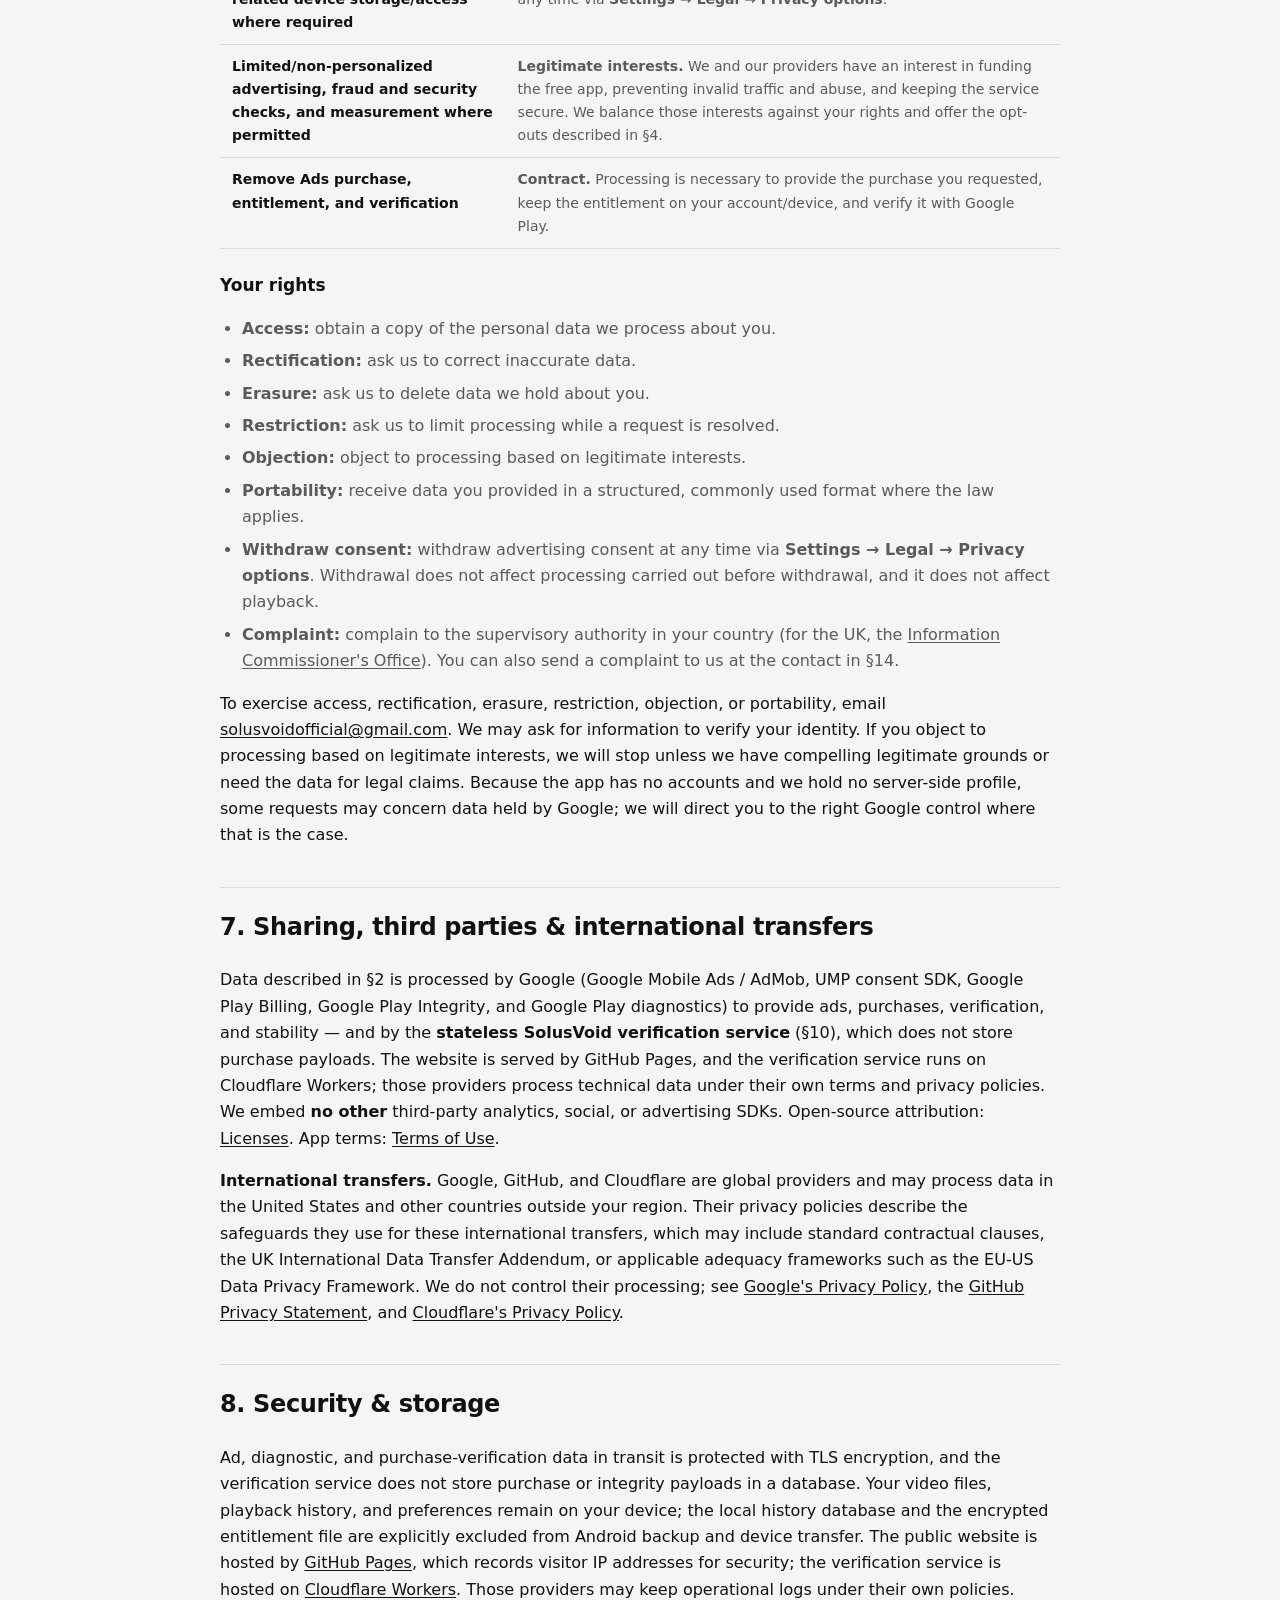
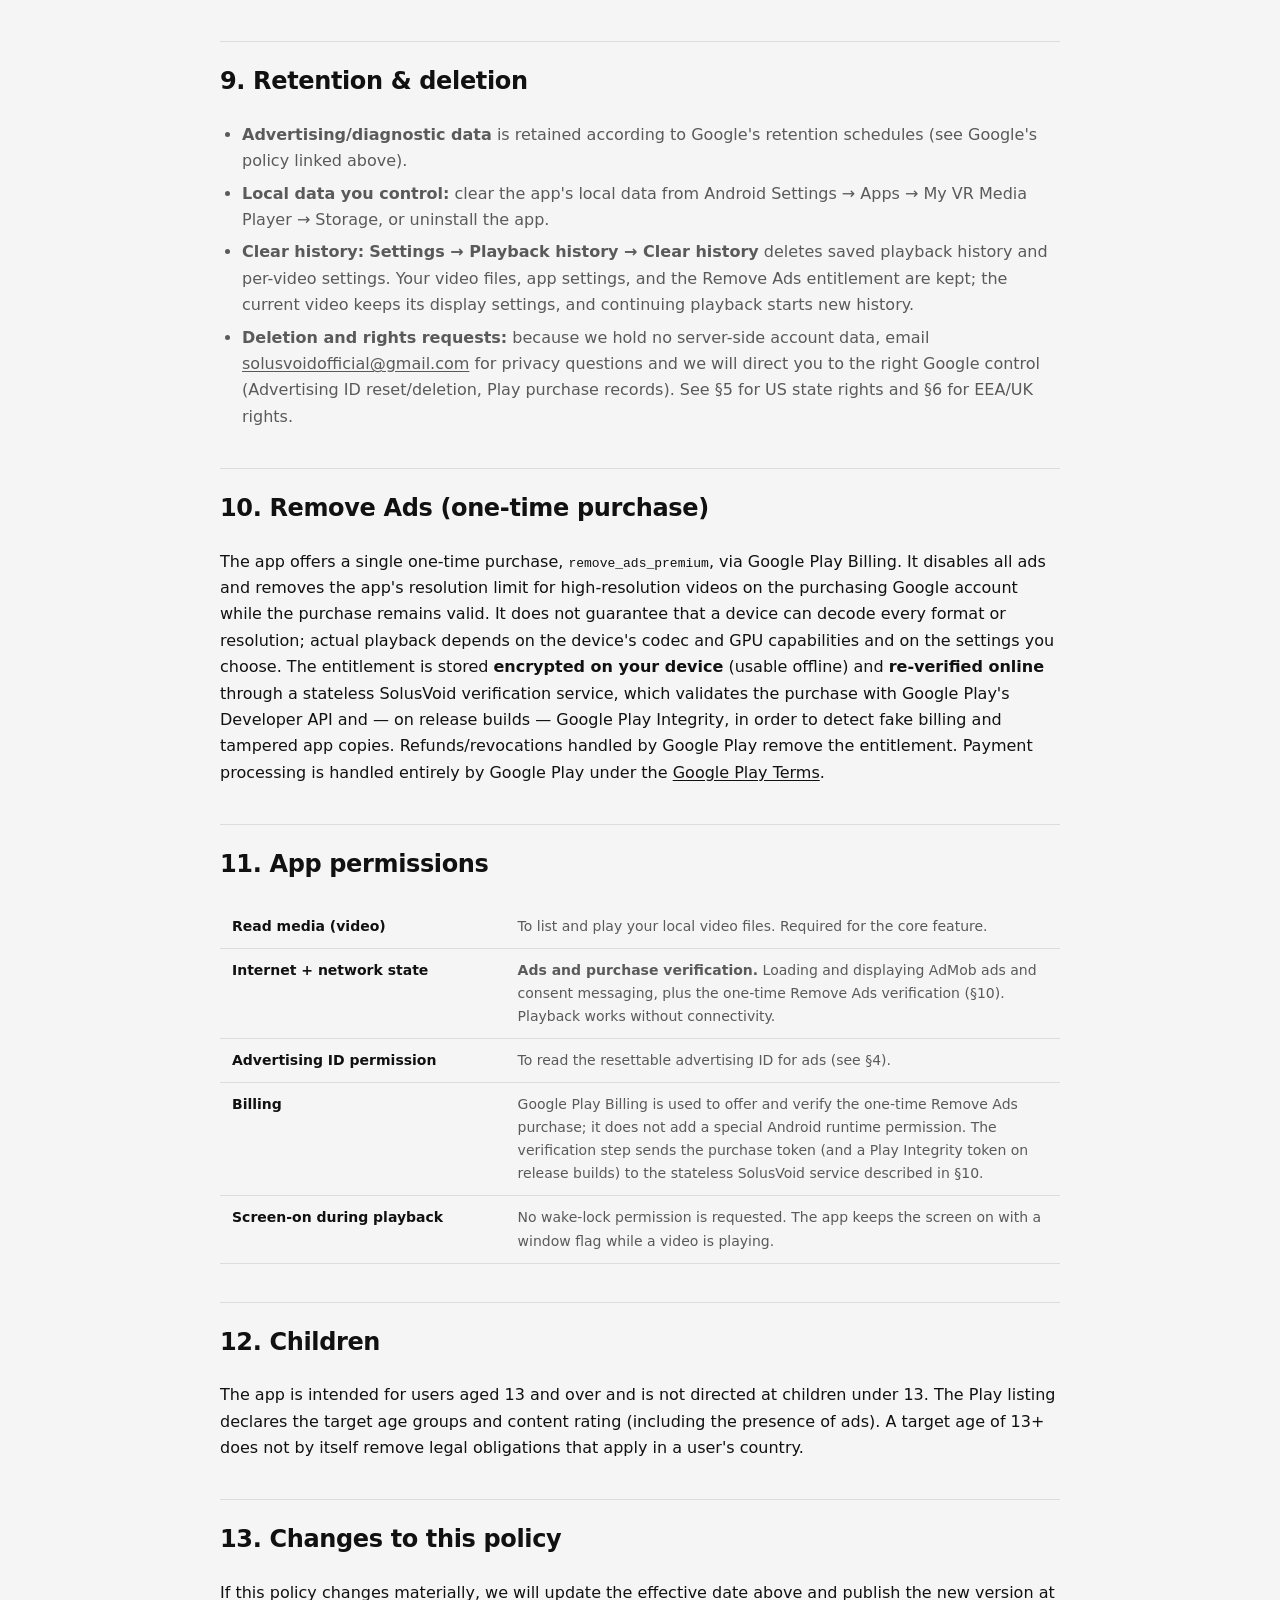
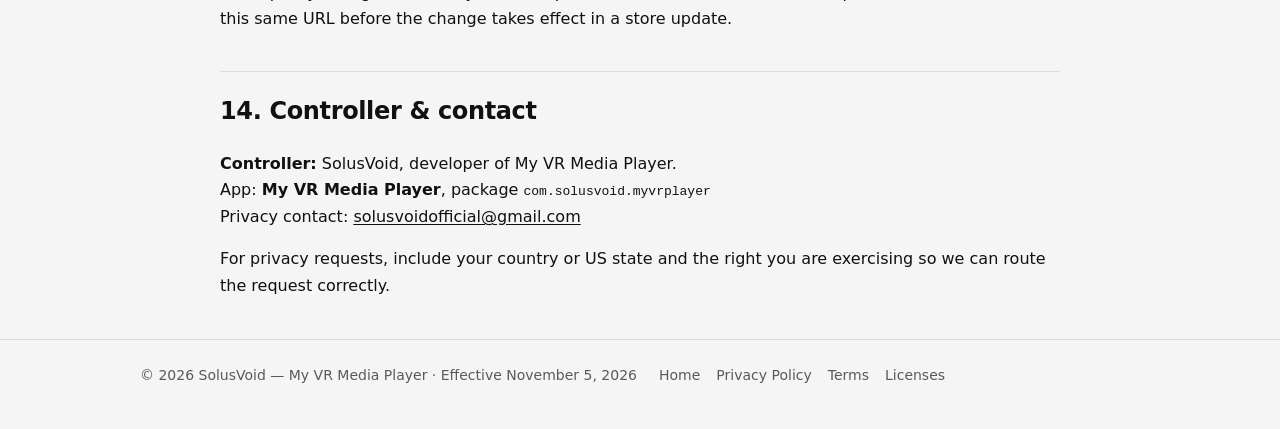
<file: privacy/index.html>
<!DOCTYPE html>
<html lang="en">
<head>
  <meta charset="utf-8">
  <meta name="viewport" content="width=device-width, initial-scale=1">
  <title>Privacy Policy — My VR Media Player</title>
  <meta name="description" content="Privacy Policy for My VR Media Player by SolusVoid: data processed by ads and purchase verification, diagnostics, hosting, UMP consent, limited ads, US state and EEA/UK rights, retention, deletion, and contact.">
  <link rel="canonical" href="https://solusvoidofficial.github.io/MyVRMediaPlayer/privacy/">
  <meta name="color-scheme" content="dark light">
  <meta name="theme-color" content="#0a0a0a" media="(prefers-color-scheme: dark)">
  <meta name="theme-color" content="#f5f5f5" media="(prefers-color-scheme: light)">
  <meta property="og:type" content="website">
  <meta property="og:site_name" content="My VR Media Player">
  <meta property="og:url" content="https://solusvoidofficial.github.io/MyVRMediaPlayer/privacy/">
  <meta property="og:title" content="Privacy Policy — My VR Media Player">
  <meta property="og:description" content="What My VR Media Player processes, why, and the choices you control.">
  <meta property="og:image" content="https://solusvoidofficial.github.io/MyVRMediaPlayer/assets/img/og-cover.jpg">
  <meta name="twitter:card" content="summary_large_image">
  <link rel="icon" type="image/svg+xml" href="../assets/icon.svg">
  <link rel="icon" type="image/png" sizes="32x32" href="../assets/img/favicon-32.png">
  <link rel="icon" href="../favicon.ico" sizes="any">
  <link rel="apple-touch-icon" sizes="180x180" href="../assets/img/apple-touch-icon.png">
  <link rel="manifest" href="../assets/site.webmanifest">
  <link rel="stylesheet" href="../assets/tokens.css">
  <link rel="stylesheet" href="../assets/style.css">
</head>
<body>
  <a class="skip" href="#main">Skip to content</a>
  <header class="site-header">
    <div class="wrap">
      <a class="brand" href="../" aria-label="My VR Media Player home">
        <span class="brand-mark"><img src="../assets/icon.svg" alt="" width="27" height="27"></span>
        <span>My VR Media Player</span>
      </a>
      <nav class="nav" aria-label="Site">
        <a href="../">Home</a>
        <a href="./" aria-current="page">Privacy</a>
        <a href="../terms/">Terms</a>
        <a href="../licenses/">Licenses</a>
      </nav>
    </div>
  </header>

  <main id="main" class="policy">
    <div class="wrap">
      <section class="hero">
        <h1>Privacy Policy</h1>
        <p class="lead">My VR Media Player — package <code>com.solusvoid.myvrplayer</code>, by <strong>SolusVoid</strong>.</p>
        <p><strong>Effective date: November 5, 2026.</strong> Last updated: November 5, 2026. Contact: <a href="mailto:solusvoidofficial@gmail.com">solusvoidofficial@gmail.com</a>.</p>
        <p>This page is the official privacy policy URL submitted to Google Play for this app.</p>
      </section>

      <nav class="toc" aria-labelledby="toc-title">
        <h2 class="toc-title" id="toc-title">Contents</h2>
        <ol>
          <li><a href="#overview">Overview — your videos stay on your device</a></li>
          <li><a href="#data">Data we collect</a></li>
          <li><a href="#purposes">How we use data</a></li>
          <li><a href="#consent">Consent &amp; advertising choices (UMP)</a></li>
          <li><a href="#us-rights">US state privacy rights</a></li>
          <li><a href="#gdpr-rights">EEA/UK GDPR rights &amp; legal bases</a></li>
          <li><a href="#sharing">Sharing, third parties &amp; international transfers</a></li>
          <li><a href="#security">Security &amp; storage</a></li>
          <li><a href="#retention">Retention &amp; deletion</a></li>
          <li><a href="#premium">Remove Ads (one-time purchase)</a></li>
          <li><a href="#permissions">App permissions</a></li>
          <li><a href="#children">Children</a></li>
          <li><a href="#changes">Changes to this policy</a></li>
          <li><a href="#contact">Controller &amp; contact</a></li>
        </ol>
      </nav>

      <section id="overview">
        <h2>1. Overview — your videos stay on your device</h2>
        <p>My VR Media Player is an <strong>offline-first local video player</strong>. It plays video files stored on your device (via the Android media library). <strong>Your videos are never uploaded, streamed, or sent to our servers — there are no accounts and no cloud sync.</strong></p>
        <p>Internet access in the app is used <strong>only for advertising</strong> (Google AdMob), the one-time Remove Ads purchase (Google Play Billing), and <strong>purchase verification</strong> via a stateless SolusVoid service that stores nothing (see §10). No analytics, no accounts, no cloud sync. If ads fail to load — for example in airplane mode — <strong>video playback continues normally</strong>, and a previously purchased upgrade stays honored on your device.</p>
      </section>

      <section id="data">
        <h2>2. Data we collect</h2>
        <p>We do not operate our own analytics or tracking. The following data is processed <strong>by Google's advertising and store SDKs embedded in the app</strong> (Google Mobile Ads / AdMob, User Messaging Platform for consent, Google Play Billing, and Google Play Integrity) plus the stateless purchase-verification flow described in §10. The app does not embed a third-party crash-reporting SDK; diagnostics come from the ads SDK and Google Play (for example Play Vitals), and from reports you choose to send us.</p>
        <table class="meta">
          <tr><th scope="row">IP address / approximate location</th><td>IP address is processed by the ads SDK to deliver ads, estimate coarse location for ad targeting/fraud prevention, and diagnose failures. In Play Data safety this is declared under <strong>Approximate location</strong> (and related device/other identifiers), not as a standalone "IP address" category.</td></tr>
          <tr><th scope="row">Advertising ID (Device or other IDs)</th><td>The Android advertising ID (resettable by you) used for ad personalization, frequency capping, and measurement. In Play Data safety this is declared under <strong>Device or other IDs</strong>. You can reset or delete it in Android Settings (see §4).</td></tr>
          <tr><th scope="row">App interactions</th><td>Ad views, ad clicks/taps, and purchase confirmation for Remove Ads. Used for ad delivery, billing entitlement, and declared under <strong>App interactions</strong> in Play Data safety.</td></tr>
          <tr><th scope="row">Purchase history</th><td>When you buy or restore Remove Ads, the app sends the Google Play purchase token (and, on release builds, a Google Play Integrity token about the app/device verdict) to a <strong>stateless SolusVoid verification service</strong>, which checks it with Google's Play Developer API and Play Integrity API and returns a signed result. These tokens are processed transiently to confirm the purchase and detect fake billing or tampered app copies; the service does not write them to a database. Google Play retains purchase records under Google's terms. In Play Data safety this is declared under <strong>Purchase history</strong>.</td></tr>
          <tr><th scope="row">Diagnostics</th><td>Diagnostic and performance data from the Google Mobile Ads SDK and Google Play (such as Play Vitals), used to detect failures and improve stability. The app does not embed Crashlytics and does not upload your video files; reports you send voluntarily are used only to investigate the issue you report.</td></tr>
        </table>
        <h3>Data we do NOT collect</h3>
        <p>We do not collect your name, email, phone number, precise location, contacts, media file contents, or playback history. Playback history and per-video playback state are stored <strong>only locally on your device</strong> and are excluded from Android backup and device transfer. General app settings also live on the device and are local to the installation.</p>
      </section>

      <section id="purposes">
        <h2>3. How we use data</h2>
        <ul>
          <li><strong>Advertising:</strong> display banner, native, interstitial, and rewarded ads; cap frequency; detect invalid traffic/fraud; serve limited or non-personalized ads when consent signals require them.</li>
          <li><strong>Measurement:</strong> understand aggregate ad performance (impressions, clicks).</li>
          <li><strong>Purchases:</strong> verify (server-side, to prevent fake-billing apps) and remember the one-time Remove Ads purchase on your Google account.</li>
          <li><strong>Stability:</strong> diagnose crashes and keep playback reliable.</li>
        </ul>
        <p>We <strong>do not sell personal data for money</strong>. Some US state privacy laws define "sale" or "share" more broadly to include disclosure of personal information for cross-context behavioral advertising. Where that definition applies, ad personalization may be treated as a "sale", "share", or "targeted advertising", and you can opt out through <strong>Settings → Legal → Privacy options</strong> (see §5). We do not use your videos or local history for advertising.</p>
      </section>

      <section id="consent">
        <h2>4. Consent &amp; advertising choices (UMP)</h2>
        <p>When ads are enabled (for example, before a Remove Ads purchase), the app requests consent information through Google's User Messaging Platform (UMP) on each launch and checks <code>canRequestAds()</code> before any ad request. Where a European regulations message applies (<strong>EEA, UK, and Switzerland</strong>), the consent form can appear at launch and can be reopened from <strong>Settings → Legal → Privacy options</strong> when required. For <strong>applicable US states</strong>, the US state form is available from <strong>Settings → Legal → Privacy options</strong>; in the current release, it is not presented automatically at launch. All ad requests follow the UMP <code>canRequestAds()</code> result and the consent signals UMP writes (TCF/GPP). If <code>canRequestAds()</code> is false, the app makes no ad request and playback continues normally.</p>
        <p><strong>Declining personalized ads or opting out of sale/share is not the same as removing ads.</strong> Where UMP/TCF/GPP signals and Google's policies allow, <strong>limited or non-personalized ads may still appear</strong>. Those ads are not based on the personalization you declined. Playback is unaffected. Only the one-time <strong>Remove Ads</strong> purchase removes ads (see §10).</p>
        <p>Your choices, available anytime:</p>
        <ul>
          <li><strong>Reset or delete your Advertising ID:</strong> Android Settings → Privacy → Ads → <em>Reset advertising ID</em> or <em>Delete advertising ID</em>.</li>
          <li><strong>Opt out of ad personalization:</strong> Android Settings → Privacy → Ads → <em>Opt out of Ads Personalization</em> (wording varies by version).</li>
          <li><strong>Manage advertising choices:</strong> in the app, open <strong>Settings → Legal → Privacy options</strong> when a consent form is required. This is the entry point for the EEA/UK/CH form and the US state form. You can also reset or delete your Advertising ID and opt out of ad personalization in Android Settings.</li>
          <li><strong>Remove all ads:</strong> buy the one-time Remove Ads upgrade (see §10) — with premium status, the app performs no ad initialization, preload, or display.</li>
        </ul>
        <p>Google's use of data for ads is governed by <a href="https://policies.google.com/privacy">Google's Privacy Policy</a> and <a href="https://policies.google.com/technologies/ads">Google's advertising disclosures</a>.</p>
      </section>

      <section id="us-rights">
        <h2>5. US state privacy rights</h2>
        <p>If you live in a US state whose privacy law applies to this app, you have the rights below, subject to that law's exceptions and identity-verification requirements. We do not sell personal data for money.</p>
        <ul>
          <li><strong>Know / access:</strong> request what personal information we process about you and how it is used and shared.</li>
          <li><strong>Delete:</strong> request deletion of personal information we hold about you.</li>
          <li><strong>Correct:</strong> request correction of inaccurate personal information we hold about you.</li>
          <li><strong>Opt out of sale, share, or targeted advertising:</strong> where state law treats cross-context behavioral advertising as a "sale" or "share", use <strong>Settings → Legal → Privacy options</strong> to opt out. You can also reset or delete your Advertising ID in Android Settings (see §4).</li>
          <li><strong>Non-discrimination:</strong> we will not deny you the app, charge a different price, or provide a different level or quality of service because you exercised a privacy right. Remove Ads is a paid product available to everyone; opting out does not remove ads or change playback. This non-discrimination commitment applies to all users covered by an applicable state law.</li>
          <li><strong>Authorized agent:</strong> you may use an authorized agent to submit a request on your behalf. Email us with the request and written permission signed by you. We may ask you to verify your identity and the agent's authority before acting.</li>
        </ul>
        <p><strong>How to submit a request.</strong> For opt-out of sale/share/targeted advertising, use <strong>Settings → Legal → Privacy options</strong> (the US state message) or the Android Advertising ID controls. For know/access, delete, correct, or an authorized-agent request, email <a href="mailto:solusvoidofficial@gmail.com">solusvoidofficial@gmail.com</a> with your state, the right you are exercising, and enough detail for us to respond. Because the app has no accounts and we do not keep a server-side profile, we may hold little or no data to return or delete; we will explain what applies and, where relevant, point you to Google's controls for ad and purchase data. We aim to respond within the time required by applicable law.</p>
      </section>

      <section id="gdpr-rights">
        <h2>6. EEA/UK GDPR rights &amp; legal bases</h2>
        <p>If you are in the European Economic Area or the United Kingdom, data protection law gives you the rights below. SolusVoid is the controller for the processing described in this policy; contact details are in §14.</p>
        <h3>Legal bases</h3>
        <table class="meta">
          <tr><th scope="row">Personalized advertising and related device storage/access where required</th><td><strong>Consent.</strong> You give it through the UMP consent form and can withdraw it at any time via <strong>Settings → Legal → Privacy options</strong>.</td></tr>
          <tr><th scope="row">Limited/non-personalized advertising, fraud and security checks, and measurement where permitted</th><td><strong>Legitimate interests.</strong> We and our providers have an interest in funding the free app, preventing invalid traffic and abuse, and keeping the service secure. We balance those interests against your rights and offer the opt-outs described in §4.</td></tr>
          <tr><th scope="row">Remove Ads purchase, entitlement, and verification</th><td><strong>Contract.</strong> Processing is necessary to provide the purchase you requested, keep the entitlement on your account/device, and verify it with Google Play.</td></tr>
        </table>
        <h3>Your rights</h3>
        <ul>
          <li><strong>Access:</strong> obtain a copy of the personal data we process about you.</li>
          <li><strong>Rectification:</strong> ask us to correct inaccurate data.</li>
          <li><strong>Erasure:</strong> ask us to delete data we hold about you.</li>
          <li><strong>Restriction:</strong> ask us to limit processing while a request is resolved.</li>
          <li><strong>Objection:</strong> object to processing based on legitimate interests.</li>
          <li><strong>Portability:</strong> receive data you provided in a structured, commonly used format where the law applies.</li>
          <li><strong>Withdraw consent:</strong> withdraw advertising consent at any time via <strong>Settings → Legal → Privacy options</strong>. Withdrawal does not affect processing carried out before withdrawal, and it does not affect playback.</li>
          <li><strong>Complaint:</strong> complain to the supervisory authority in your country (for the UK, the <a href="https://ico.org.uk/">Information Commissioner's Office</a>). You can also send a complaint to us at the contact in §14.</li>
        </ul>
        <p>To exercise access, rectification, erasure, restriction, objection, or portability, email <a href="mailto:solusvoidofficial@gmail.com">solusvoidofficial@gmail.com</a>. We may ask for information to verify your identity. If you object to processing based on legitimate interests, we will stop unless we have compelling legitimate grounds or need the data for legal claims. Because the app has no accounts and we hold no server-side profile, some requests may concern data held by Google; we will direct you to the right Google control where that is the case.</p>
      </section>

      <section id="sharing">
        <h2>7. Sharing, third parties &amp; international transfers</h2>
        <p>Data described in §2 is processed by Google (Google Mobile Ads / AdMob, UMP consent SDK, Google Play Billing, Google Play Integrity, and Google Play diagnostics) to provide ads, purchases, verification, and stability — and by the <strong>stateless SolusVoid verification service</strong> (§10), which does not store purchase payloads. The website is served by GitHub Pages, and the verification service runs on Cloudflare Workers; those providers process technical data under their own terms and privacy policies. We embed <strong>no other</strong> third-party analytics, social, or advertising SDKs. Open-source attribution: <a href="../licenses/">Licenses</a>. App terms: <a href="../terms/">Terms of Use</a>.</p>
        <p><strong>International transfers.</strong> Google, GitHub, and Cloudflare are global providers and may process data in the United States and other countries outside your region. Their privacy policies describe the safeguards they use for these international transfers, which may include standard contractual clauses, the UK International Data Transfer Addendum, or applicable adequacy frameworks such as the EU-US Data Privacy Framework. We do not control their processing; see <a href="https://policies.google.com/privacy">Google's Privacy Policy</a>, the <a href="https://docs.github.com/en/site-policy/privacy-policies/github-general-privacy-statement">GitHub Privacy Statement</a>, and <a href="https://www.cloudflare.com/privacypolicy/">Cloudflare's Privacy Policy</a>.</p>
      </section>

      <section id="security">
        <h2>8. Security &amp; storage</h2>
        <p>Ad, diagnostic, and purchase-verification data in transit is protected with TLS encryption, and the verification service does not store purchase or integrity payloads in a database. Your video files, playback history, and preferences remain on your device; the local history database and the encrypted entitlement file are explicitly excluded from Android backup and device transfer. The public website is hosted by <a href="https://docs.github.com/en/site-policy/privacy-policies/github-general-privacy-statement">GitHub Pages</a>, which records visitor IP addresses for security; the verification service is hosted on <a href="https://www.cloudflare.com/privacypolicy/">Cloudflare Workers</a>. Those providers may keep operational logs under their own policies.</p>
      </section>

      <section id="retention">
        <h2>9. Retention &amp; deletion</h2>
        <ul>
          <li><strong>Advertising/diagnostic data</strong> is retained according to Google's retention schedules (see Google's policy linked above).</li>
          <li><strong>Local data you control:</strong> clear the app's local data from Android Settings → Apps → My VR Media Player → Storage, or uninstall the app.</li>
          <li><strong>Clear history:</strong> <strong>Settings → Playback history → Clear history</strong> deletes saved playback history and per-video settings. Your video files, app settings, and the Remove Ads entitlement are kept; the current video keeps its display settings, and continuing playback starts new history.</li>
          <li><strong>Deletion and rights requests:</strong> because we hold no server-side account data, email <a href="mailto:solusvoidofficial@gmail.com">solusvoidofficial@gmail.com</a> for privacy questions and we will direct you to the right Google control (Advertising ID reset/deletion, Play purchase records). See §5 for US state rights and §6 for EEA/UK rights.</li>
        </ul>
      </section>

      <section id="premium">
        <h2>10. Remove Ads (one-time purchase)</h2>
        <p>The app offers a single one-time purchase, <code>remove_ads_premium</code>, via Google Play Billing. It disables all ads and removes the app's resolution limit for high-resolution videos on the purchasing Google account while the purchase remains valid. It does not guarantee that a device can decode every format or resolution; actual playback depends on the device's codec and GPU capabilities and on the settings you choose. The entitlement is stored <strong>encrypted on your device</strong> (usable offline) and <strong>re-verified online</strong> through a stateless SolusVoid verification service, which validates the purchase with Google Play's Developer API and — on release builds — Google Play Integrity, in order to detect fake billing and tampered app copies. Refunds/revocations handled by Google Play remove the entitlement. Payment processing is handled entirely by Google Play under the <a href="https://play.google.com/about/play-terms/">Google Play Terms</a>.</p>
      </section>

      <section id="permissions">
        <h2>11. App permissions</h2>
        <table class="meta">
          <tr><th scope="row">Read media (video)</th><td>To list and play your local video files. Required for the core feature.</td></tr>
          <tr><th scope="row">Internet + network state</th><td><strong>Ads and purchase verification.</strong> Loading and displaying AdMob ads and consent messaging, plus the one-time Remove Ads verification (§10). Playback works without connectivity.</td></tr>
          <tr><th scope="row">Advertising ID permission</th><td>To read the resettable advertising ID for ads (see §4).</td></tr>
          <tr><th scope="row">Billing</th><td>Google Play Billing is used to offer and verify the one-time Remove Ads purchase; it does not add a special Android runtime permission. The verification step sends the purchase token (and a Play Integrity token on release builds) to the stateless SolusVoid service described in §10.</td></tr>
          <tr><th scope="row">Screen-on during playback</th><td>No wake-lock permission is requested. The app keeps the screen on with a window flag while a video is playing.</td></tr>
        </table>
      </section>

      <section id="children">
        <h2>12. Children</h2>
        <p>The app is intended for users aged 13 and over and is not directed at children under 13. The Play listing declares the target age groups and content rating (including the presence of ads). A target age of 13+ does not by itself remove legal obligations that apply in a user's country.</p>
      </section>

      <section id="changes">
        <h2>13. Changes to this policy</h2>
        <p>If this policy changes materially, we will update the effective date above and publish the new version at this same URL before the change takes effect in a store update.</p>
      </section>

      <section id="contact">
        <h2>14. Controller &amp; contact</h2>
        <p><strong>Controller:</strong> SolusVoid, developer of My VR Media Player.<br>
        App: <strong>My VR Media Player</strong>, package <code>com.solusvoid.myvrplayer</code><br>
        Privacy contact: <a href="mailto:solusvoidofficial@gmail.com">solusvoidofficial@gmail.com</a></p>
        <p>For privacy requests, include your country or US state and the right you are exercising so we can route the request correctly.</p>
      </section>
    </div>
  </main>

  <footer class="site-footer">
    <div class="wrap">
      <span>&copy; 2026 SolusVoid — My VR Media Player &middot; Effective November 5, 2026</span>
      <nav aria-label="Footer">
        <a href="../">Home</a>
        <a href="./">Privacy Policy</a>
        <a href="../terms/">Terms</a>
        <a href="../licenses/">Licenses</a>
      </nav>
    </div>
  </footer>
</body>
</html>
</file>
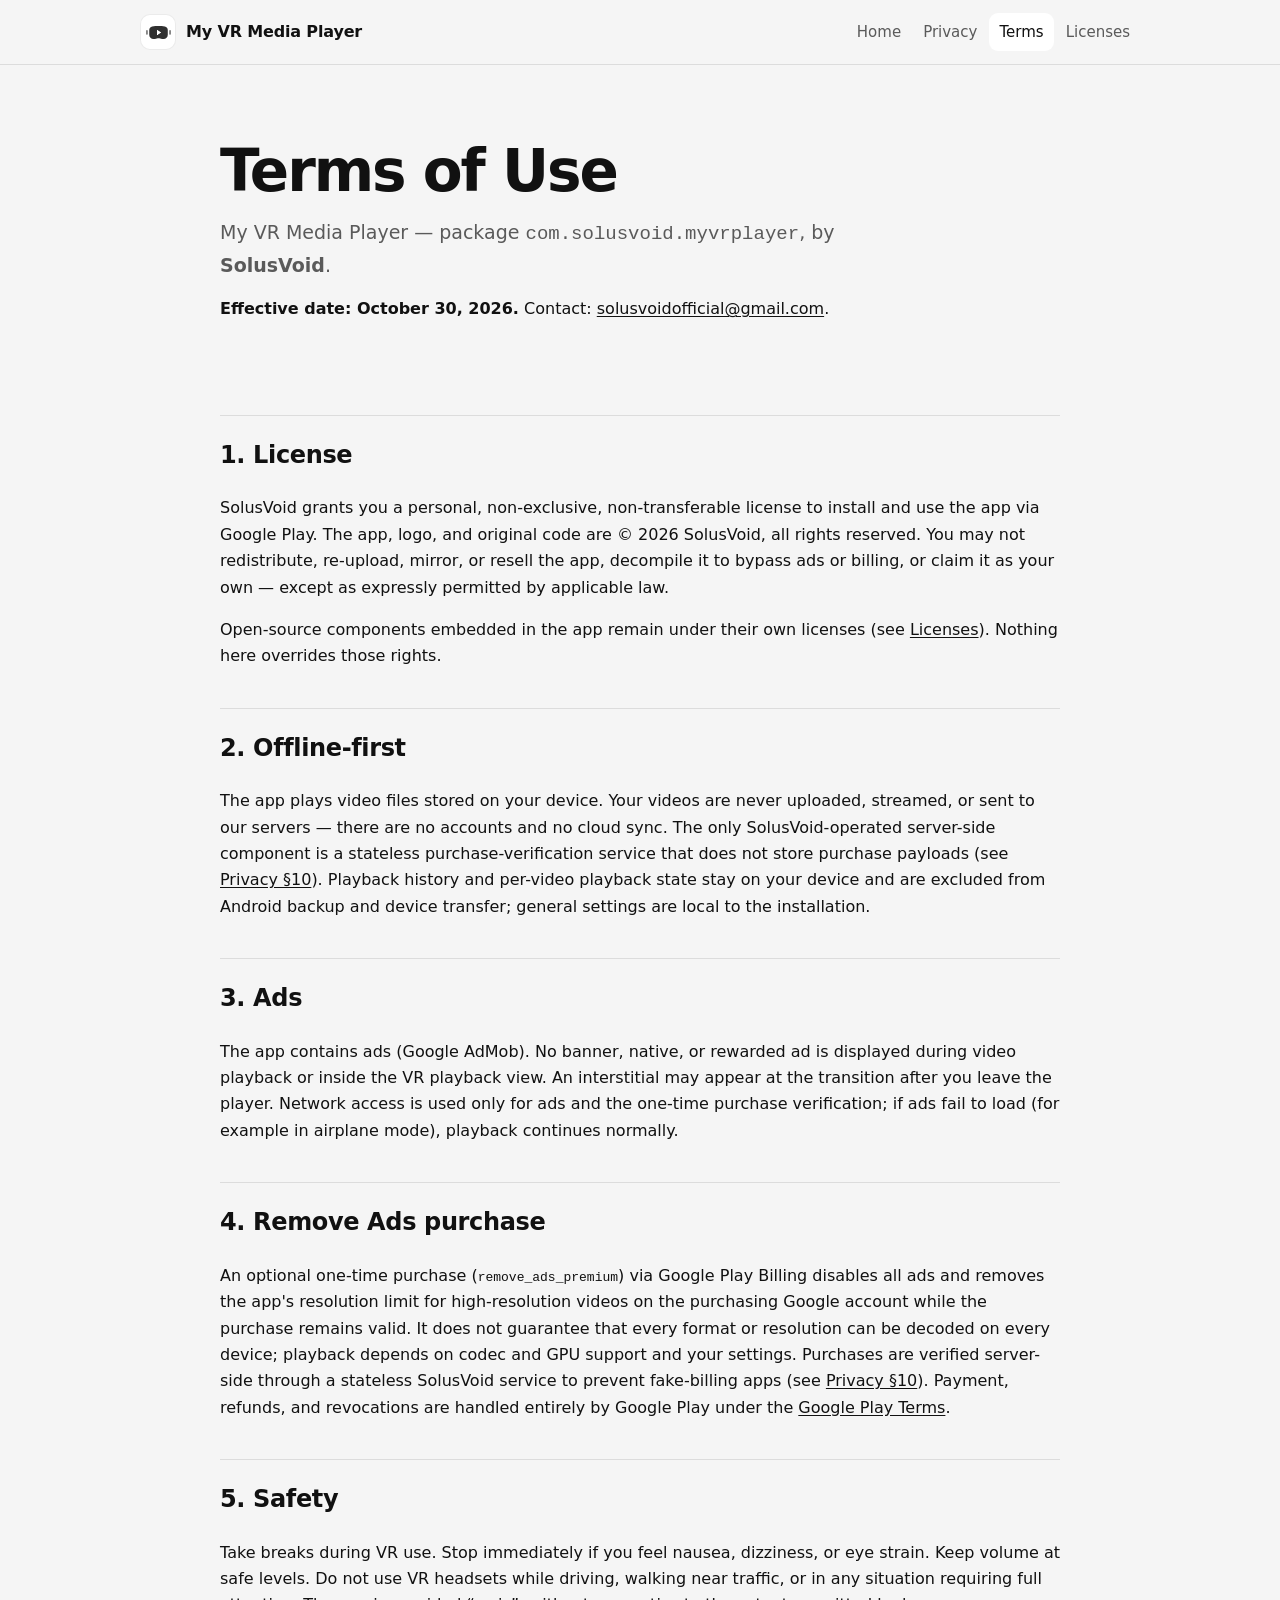
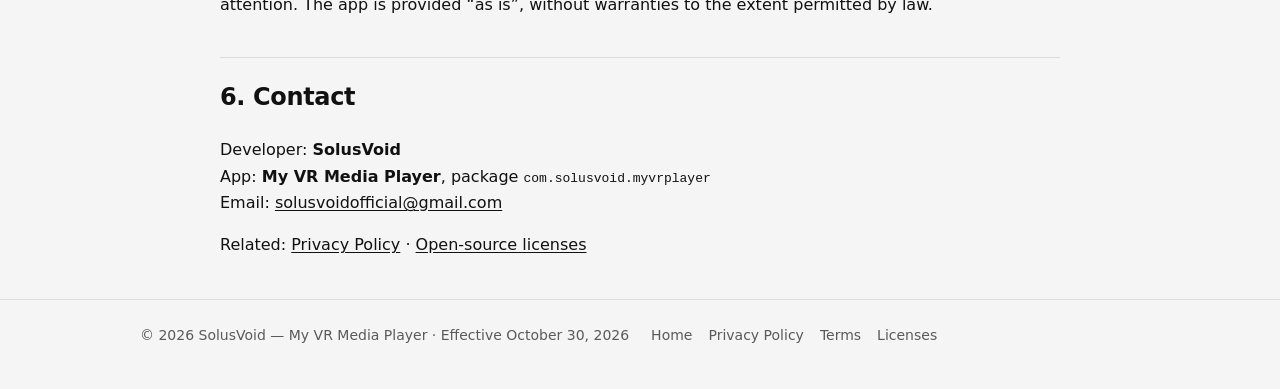
<file: terms/index.html>
<!DOCTYPE html>
<html lang="en">
<head>
  <meta charset="utf-8">
  <meta name="viewport" content="width=device-width, initial-scale=1">
  <title>Terms of Use — My VR Media Player</title>
  <meta name="description" content="Terms of Use for My VR Media Player by SolusVoid: license, ads, Remove Ads purchase, safety, and contact.">
  <link rel="canonical" href="https://solusvoidofficial.github.io/MyVRMediaPlayer/terms/">
  <meta name="color-scheme" content="dark light">
  <meta name="theme-color" content="#0a0a0a" media="(prefers-color-scheme: dark)">
  <meta name="theme-color" content="#f5f5f5" media="(prefers-color-scheme: light)">
  <meta property="og:type" content="website">
  <meta property="og:site_name" content="My VR Media Player">
  <meta property="og:url" content="https://solusvoidofficial.github.io/MyVRMediaPlayer/terms/">
  <meta property="og:title" content="Terms of Use — My VR Media Player">
  <meta property="og:description" content="License, ads, Remove Ads purchase, safety and contact for My VR Media Player.">
  <meta property="og:image" content="https://solusvoidofficial.github.io/MyVRMediaPlayer/assets/img/og-cover.jpg">
  <meta name="twitter:card" content="summary_large_image">
  <link rel="icon" type="image/svg+xml" href="../assets/icon.svg">
  <link rel="icon" type="image/png" sizes="32x32" href="../assets/img/favicon-32.png">
  <link rel="icon" href="../favicon.ico" sizes="any">
  <link rel="apple-touch-icon" sizes="180x180" href="../assets/img/apple-touch-icon.png">
  <link rel="manifest" href="../assets/site.webmanifest">
  <link rel="stylesheet" href="../assets/tokens.css">
  <link rel="stylesheet" href="../assets/style.css">
</head>
<body>
  <a class="skip" href="#main">Skip to content</a>
  <header class="site-header">
    <div class="wrap">
      <a class="brand" href="../" aria-label="My VR Media Player home">
        <span class="brand-mark"><img src="../assets/icon.svg" alt="" width="27" height="27"></span>
        <span>My VR Media Player</span>
      </a>
      <nav class="nav" aria-label="Site">
        <a href="../">Home</a>
        <a href="../privacy/">Privacy</a>
        <a href="./" aria-current="page">Terms</a>
        <a href="../licenses/">Licenses</a>
      </nav>
    </div>
  </header>

  <main id="main" class="policy">
    <div class="wrap">
      <section class="hero">
        <h1>Terms of Use</h1>
        <p class="lead">My VR Media Player — package <code>com.solusvoid.myvrplayer</code>, by <strong>SolusVoid</strong>.</p>
        <p><strong>Effective date: October 30, 2026.</strong> Contact: <a href="mailto:solusvoidofficial@gmail.com">solusvoidofficial@gmail.com</a>.</p>
      </section>

      <section id="license">
        <h2>1. License</h2>
        <p>SolusVoid grants you a personal, non-exclusive, non-transferable license to install and use the app via Google Play. The app, logo, and original code are © 2026 SolusVoid, all rights reserved. You may not redistribute, re-upload, mirror, or resell the app, decompile it to bypass ads or billing, or claim it as your own — except as expressly permitted by applicable law.</p>
        <p>Open-source components embedded in the app remain under their own licenses (see <a href="../licenses/">Licenses</a>). Nothing here overrides those rights.</p>
      </section>

      <section id="offline">
        <h2>2. Offline-first</h2>
        <p>The app plays video files stored on your device. Your videos are never uploaded, streamed, or sent to our servers — there are no accounts and no cloud sync. The only SolusVoid-operated server-side component is a stateless purchase-verification service that does not store purchase payloads (see <a href="../privacy/#premium">Privacy §10</a>). Playback history and per-video playback state stay on your device and are excluded from Android backup and device transfer; general settings are local to the installation.</p>
      </section>

      <section id="ads">
        <h2>3. Ads</h2>
        <p>The app contains ads (Google AdMob). No banner, native, or rewarded ad is displayed during video playback or inside the VR playback view. An interstitial may appear at the transition after you leave the player. Network access is used only for ads and the one-time purchase verification; if ads fail to load (for example in airplane mode), playback continues normally.</p>
      </section>

      <section id="premium">
        <h2>4. Remove Ads purchase</h2>
        <p>An optional one-time purchase (<code>remove_ads_premium</code>) via Google Play Billing disables all ads and removes the app's resolution limit for high-resolution videos on the purchasing Google account while the purchase remains valid. It does not guarantee that every format or resolution can be decoded on every device; playback depends on codec and GPU support and your settings. Purchases are verified server-side through a stateless SolusVoid service to prevent fake-billing apps (see <a href="../privacy/#premium">Privacy §10</a>). Payment, refunds, and revocations are handled entirely by Google Play under the <a href="https://play.google.com/about/play-terms/">Google Play Terms</a>.</p>
      </section>

      <section id="safety">
        <h2>5. Safety</h2>
        <p>Take breaks during VR use. Stop immediately if you feel nausea, dizziness, or eye strain. Keep volume at safe levels. Do not use VR headsets while driving, walking near traffic, or in any situation requiring full attention. The app is provided “as is”, without warranties to the extent permitted by law.</p>
      </section>

      <section id="contact">
        <h2>6. Contact</h2>
        <p>Developer: <strong>SolusVoid</strong><br>
        App: <strong>My VR Media Player</strong>, package <code>com.solusvoid.myvrplayer</code><br>
        Email: <a href="mailto:solusvoidofficial@gmail.com">solusvoidofficial@gmail.com</a></p>
        <p>Related: <a href="../privacy/">Privacy Policy</a> · <a href="../licenses/">Open-source licenses</a></p>
      </section>
    </div>
  </main>

  <footer class="site-footer">
    <div class="wrap">
      <span>&copy; 2026 SolusVoid — My VR Media Player &middot; Effective October 30, 2026</span>
      <nav aria-label="Footer">
        <a href="../">Home</a>
        <a href="../privacy/">Privacy Policy</a>
        <a href="./">Terms</a>
        <a href="../licenses/">Licenses</a>
      </nav>
    </div>
  </footer>
</body>
</html>
</file>
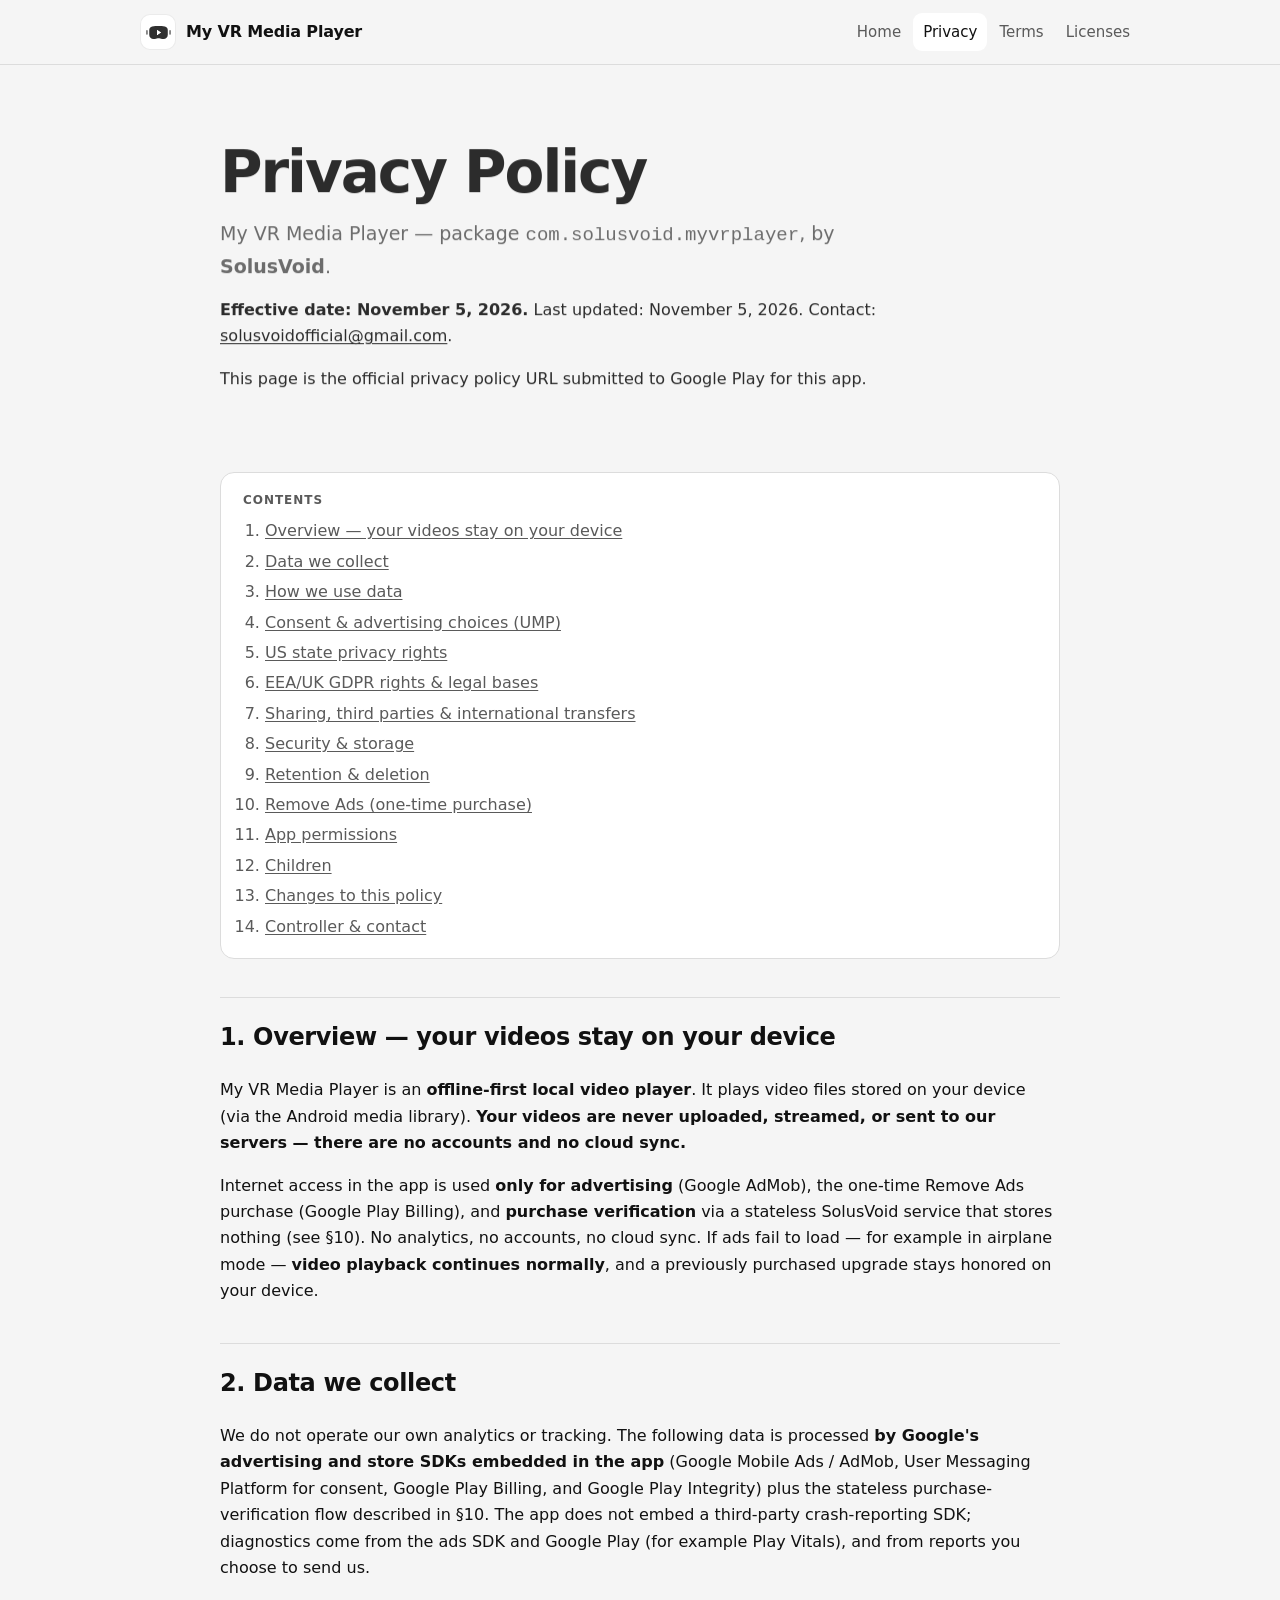
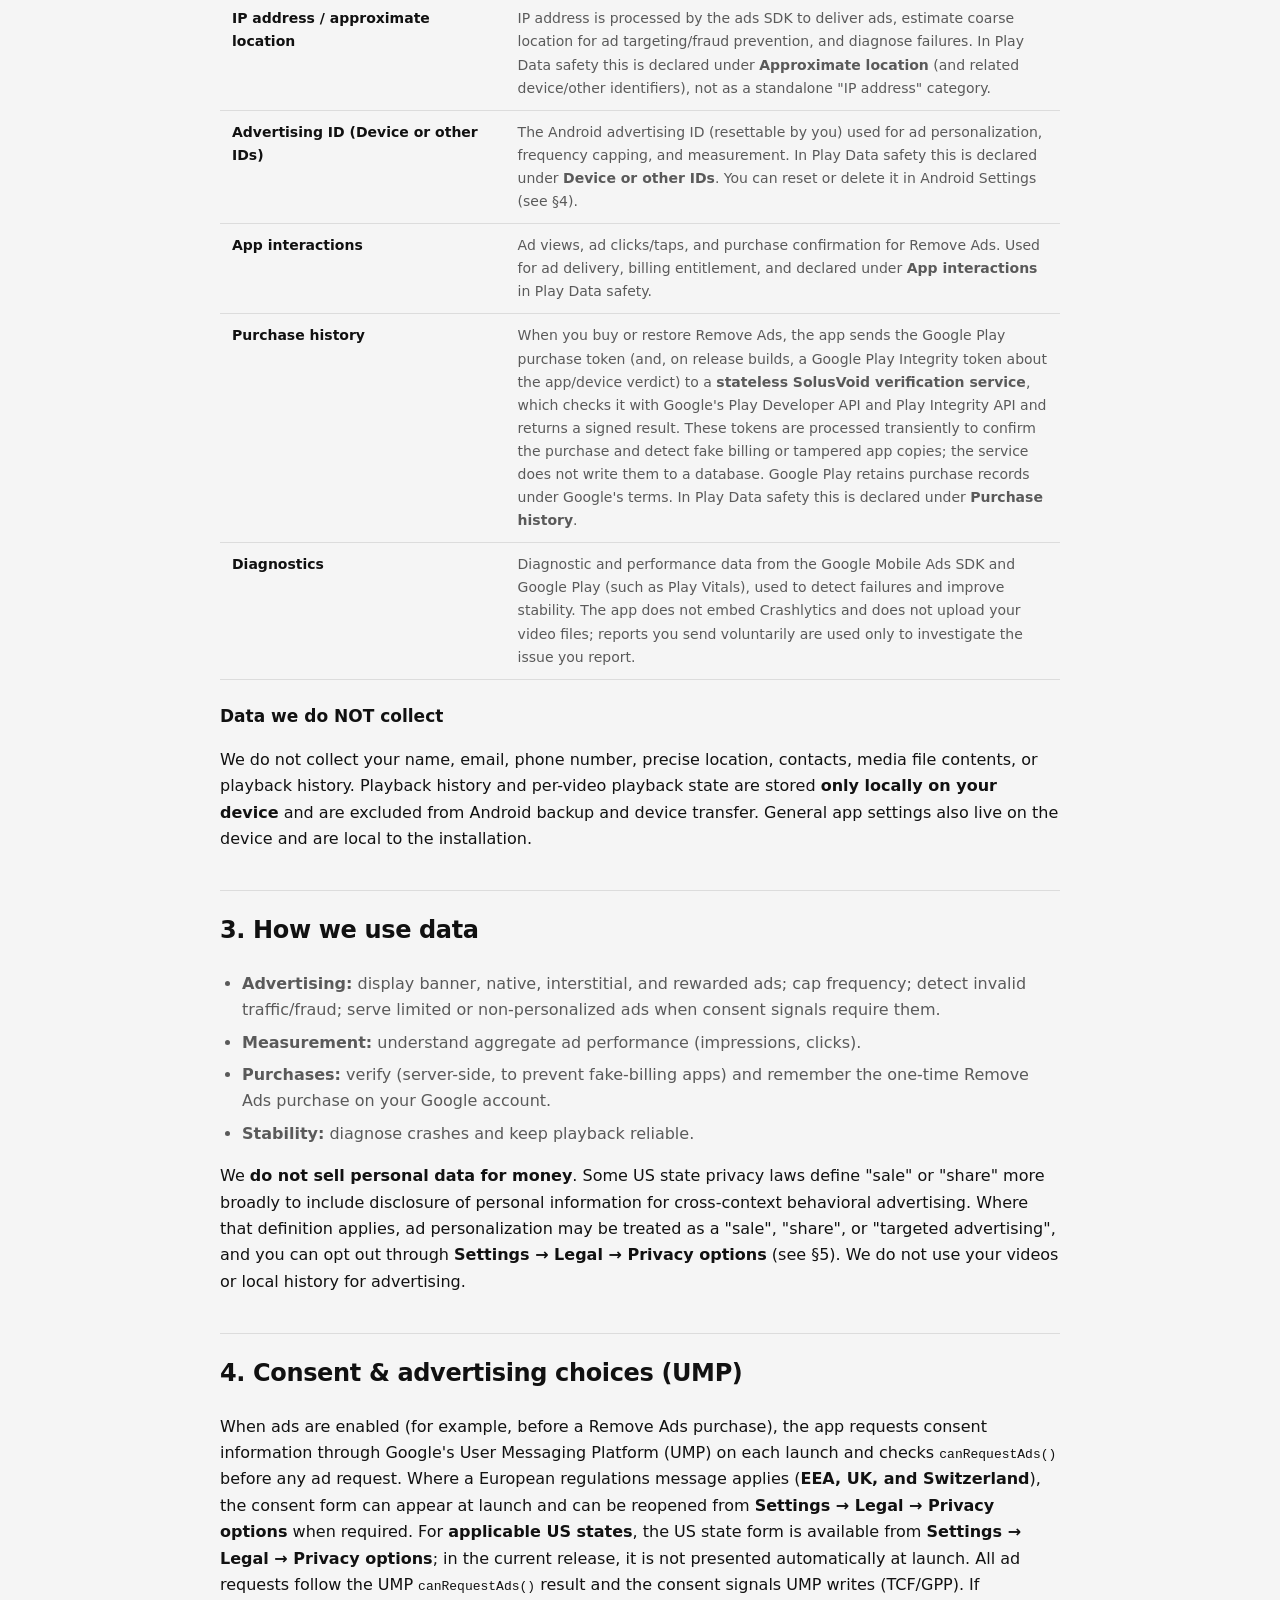
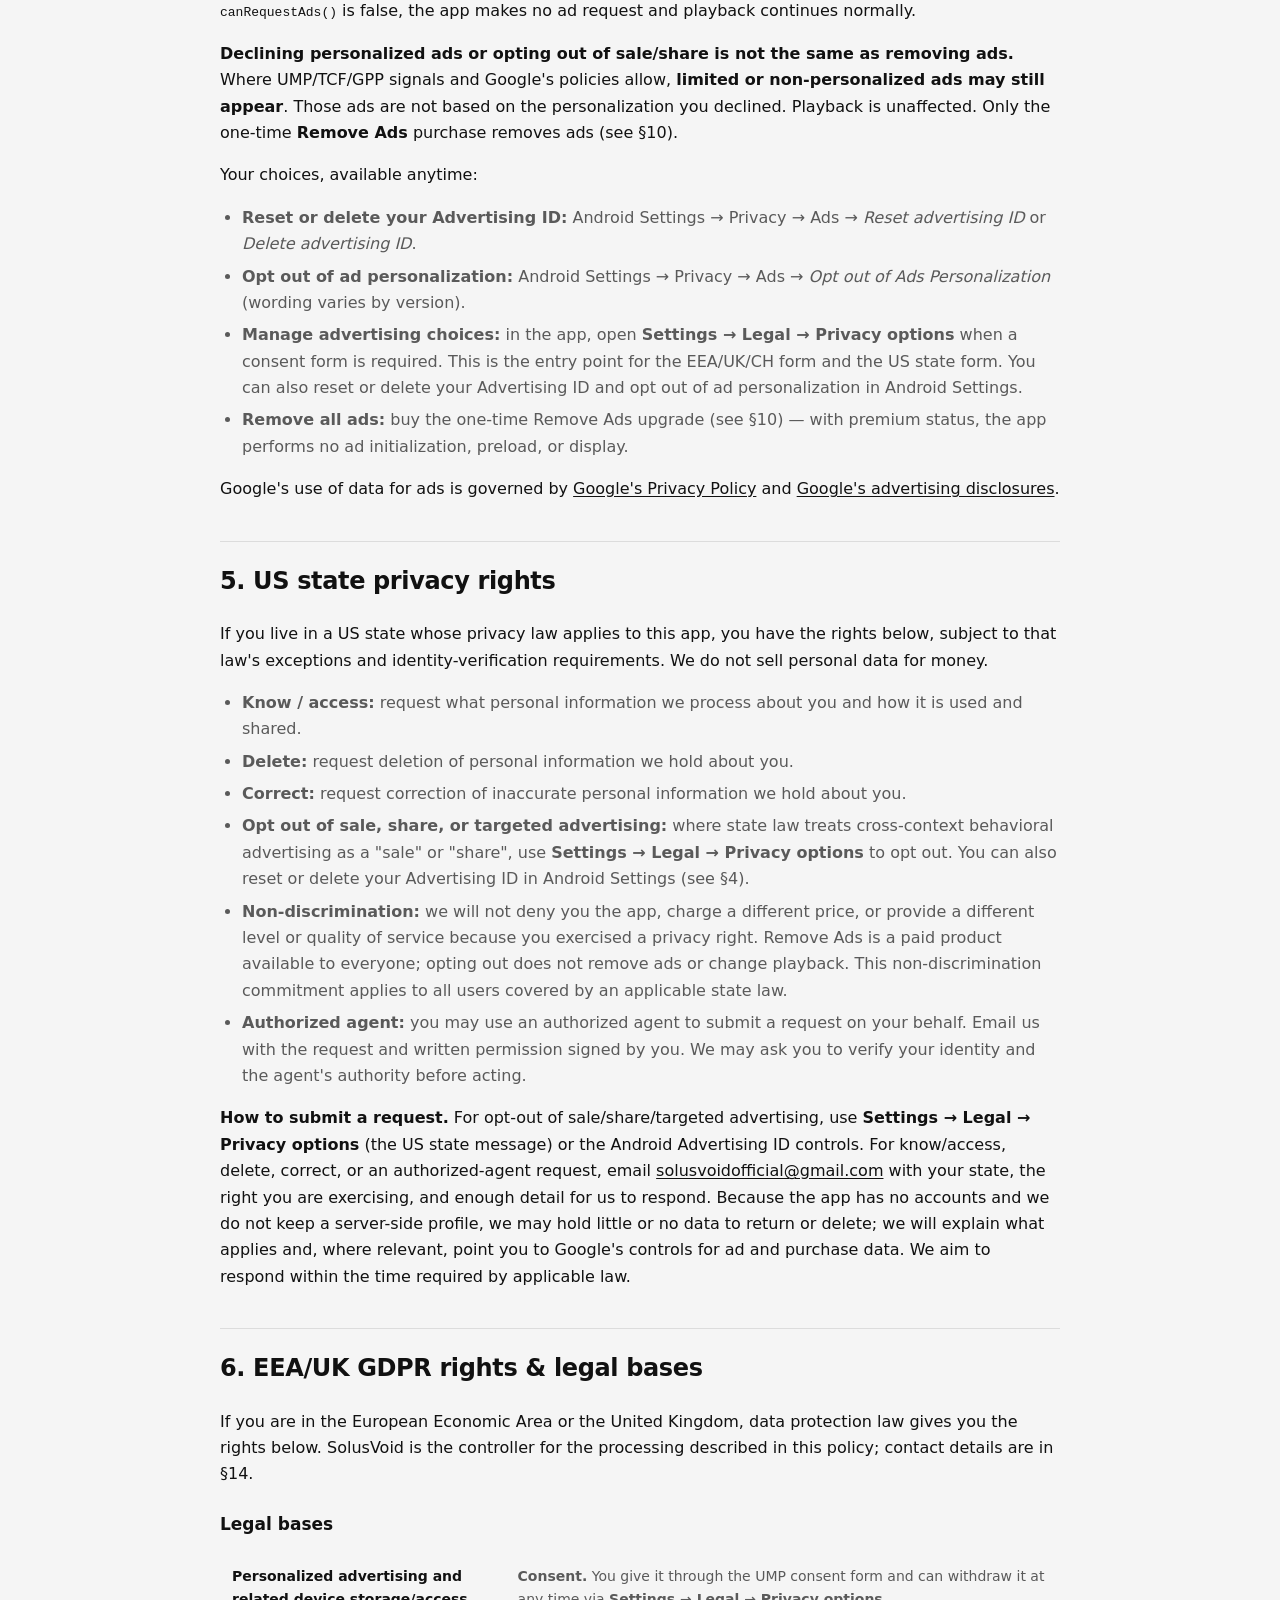
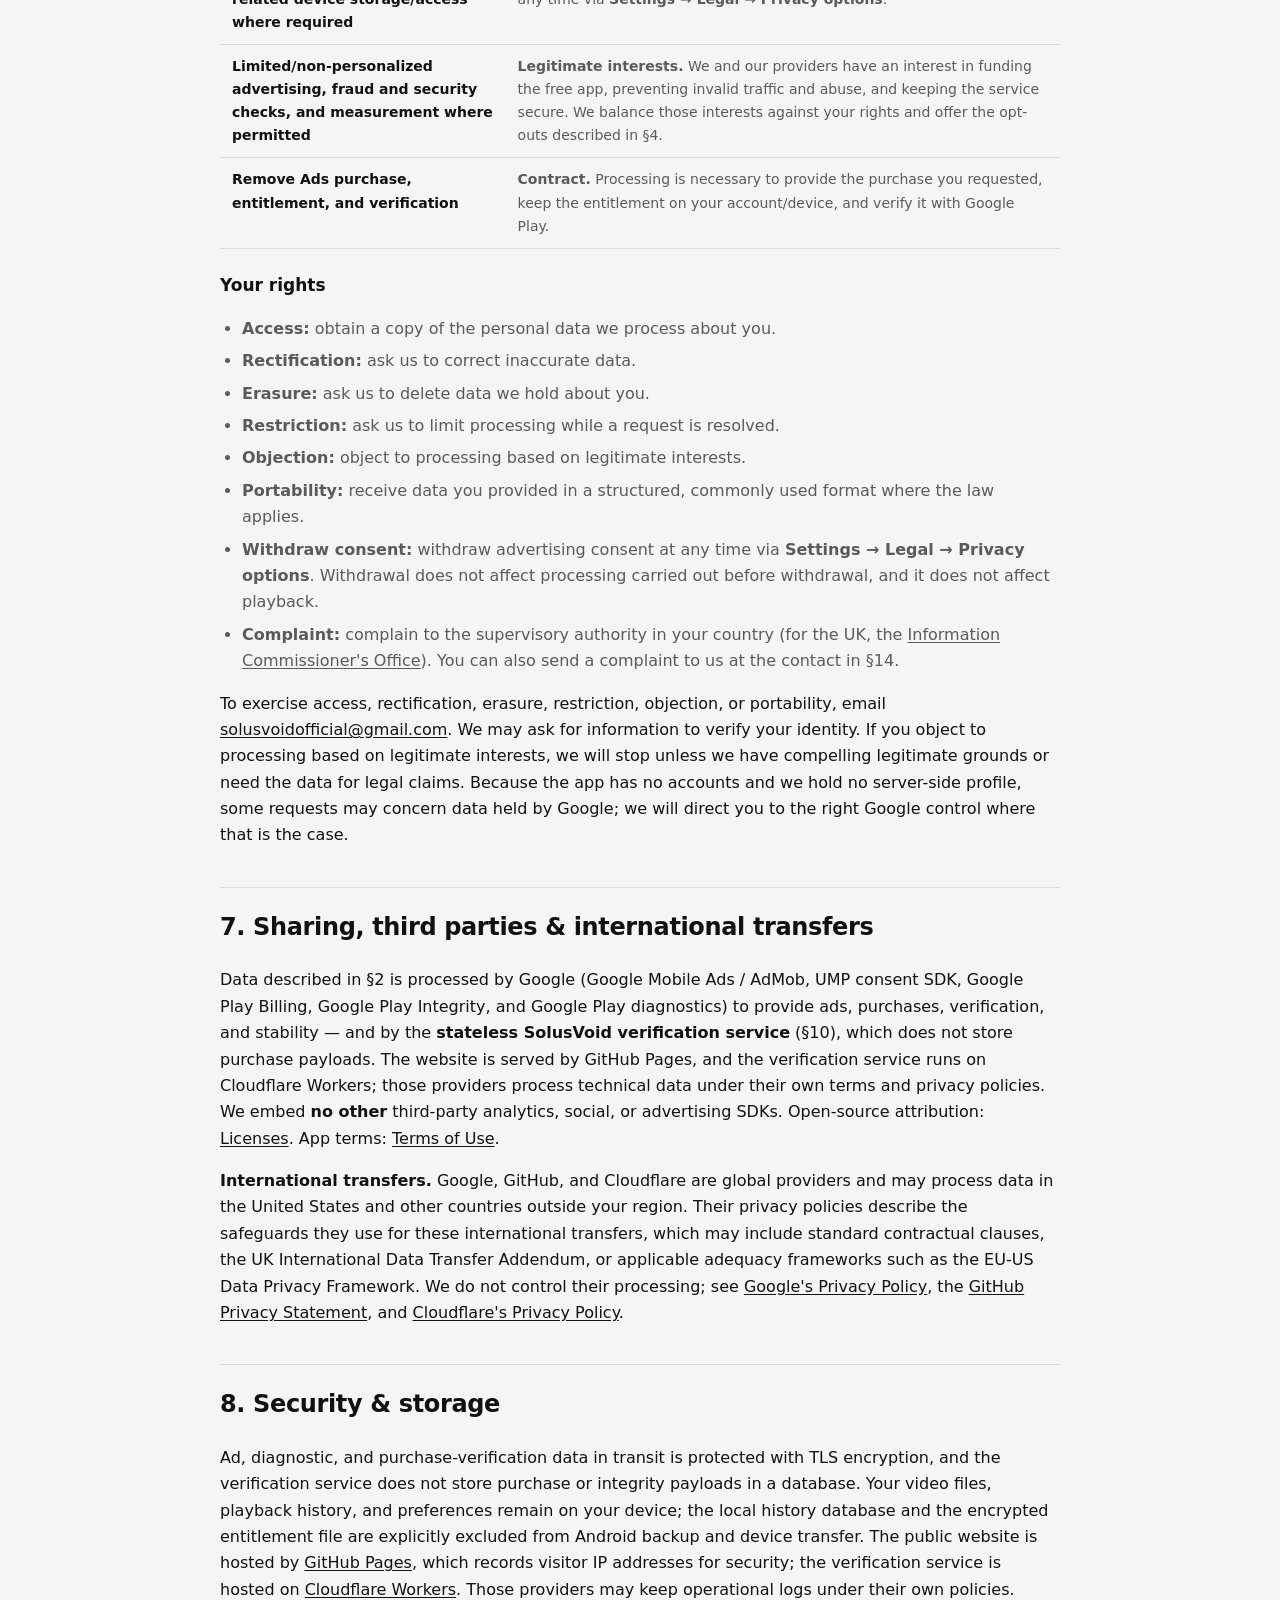
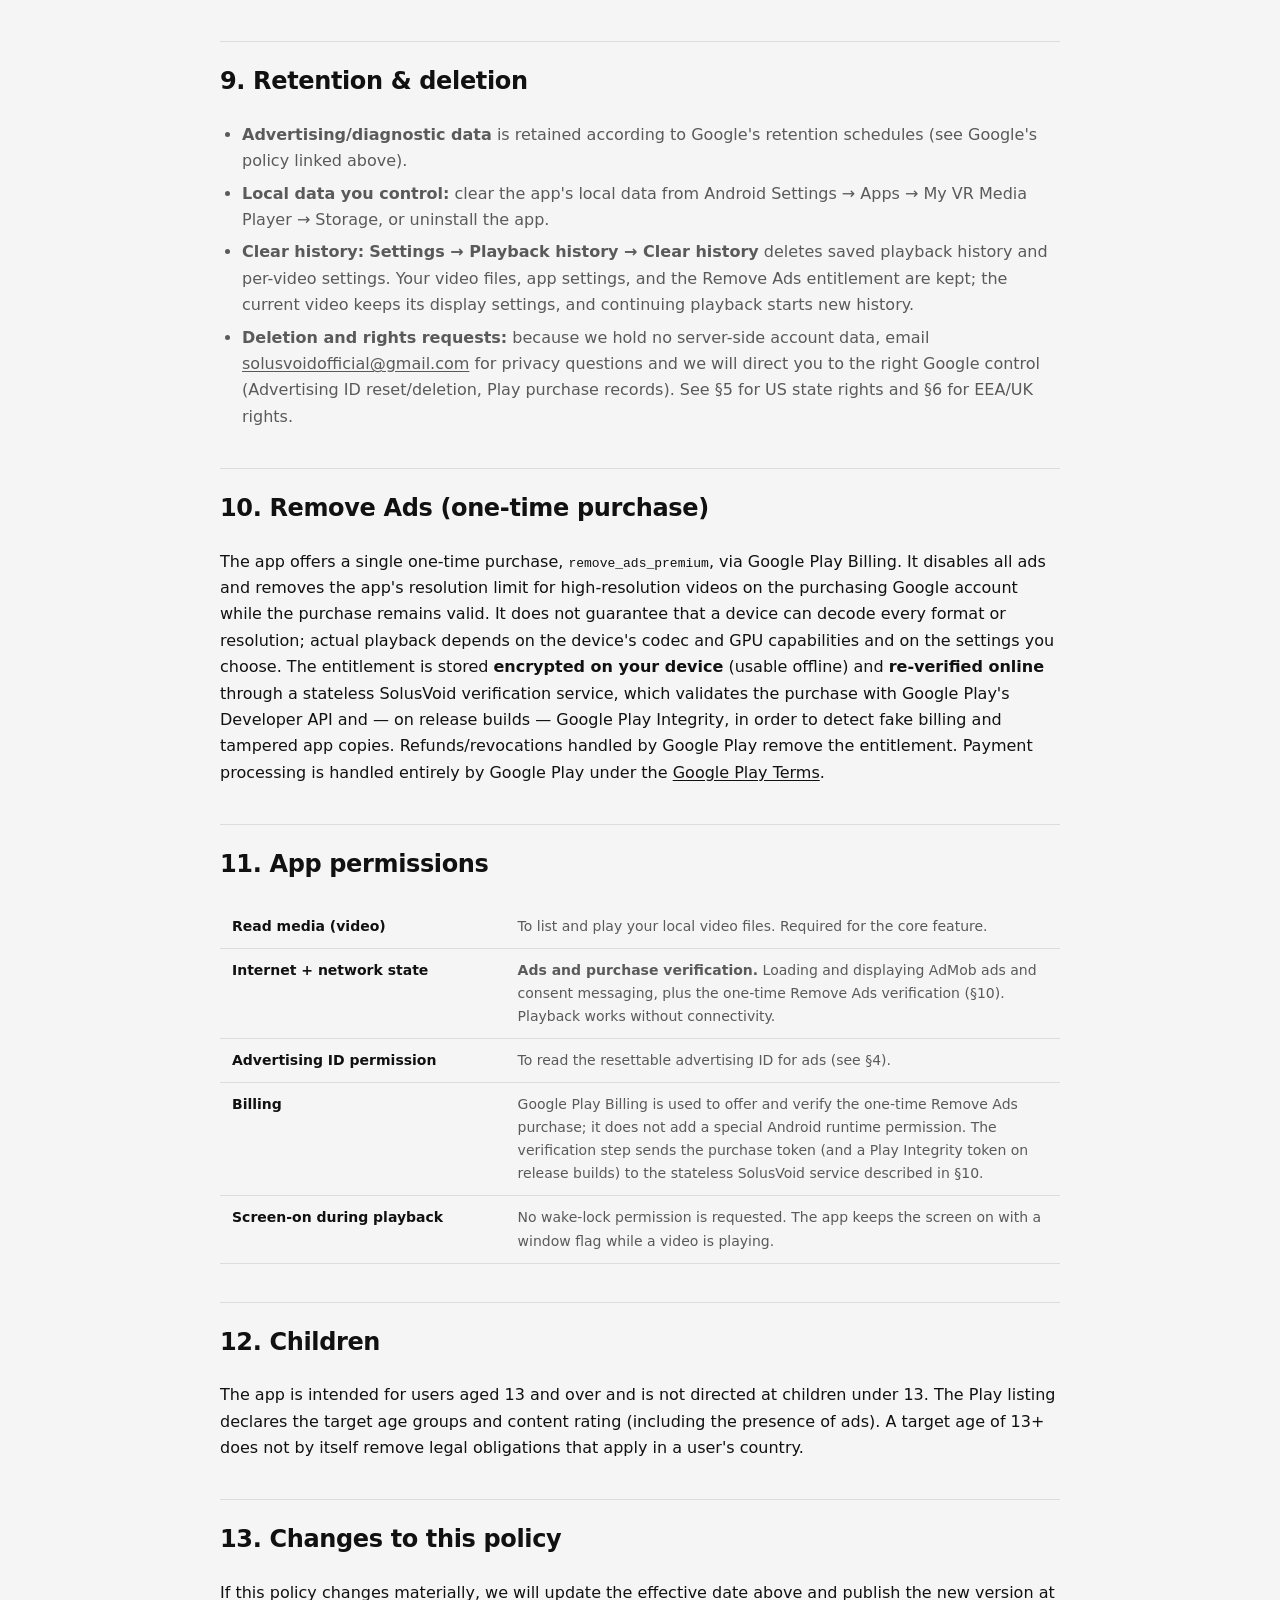
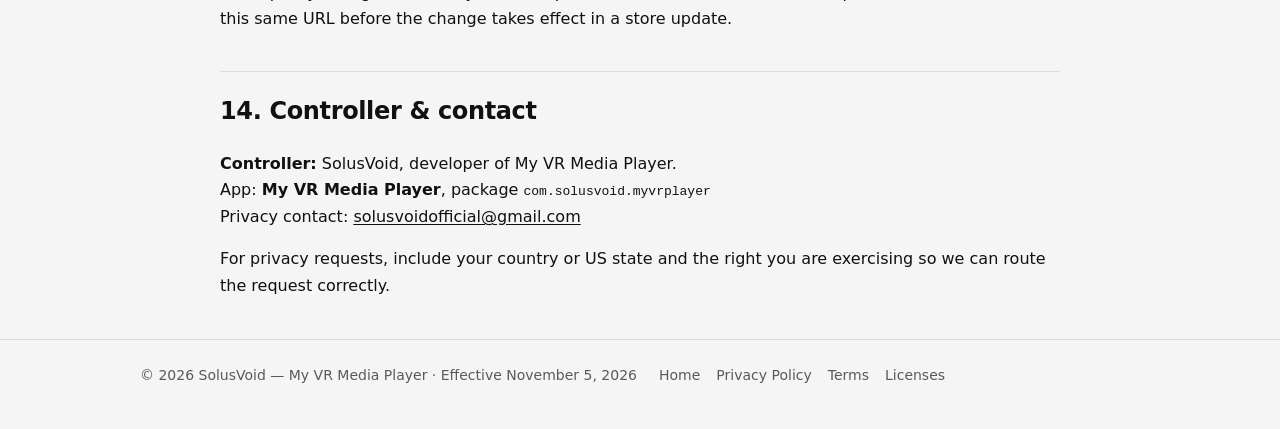
<file: privacy.html>
<!DOCTYPE html>
<html lang="en">
<head>
  <meta charset="utf-8">
  <meta http-equiv="refresh" content="0; url=./privacy/">
  <link rel="canonical" href="https://solusvoidofficial.github.io/MyVRMediaPlayer/privacy/">
  <meta name="robots" content="noindex">
  <meta name="viewport" content="width=device-width, initial-scale=1">
  <title>Privacy Policy — My VR Media Player</title>
</head>
<body>
  <p>Redirecting to the <a href="./privacy/">Privacy Policy</a>…</p>
</body>
</html>
</file>
<file: assets/tokens.css>
/* My VR Media Player design tokens — mirror the Android Mono palette (Color.kt). Single source for web. */
:root {
  --mono-black: #000000;
  --mono-900: #0a0a0a;
  --mono-800: #161616;
  --mono-700: #232323;
  --mono-600: #2e2e2c;
  --mono-500: #5a5a5a;
  --mono-400: #9a9a9a;
  --mono-300: #cfcfcf;
  --mono-200: #dcdcdc;
  --mono-100: #e9e9e9;
  --mono-50: #f5f5f5;
  --mono-white: #ffffff;

  --bg: var(--mono-900);
  --panel: var(--mono-800);
  --line: #2a2a2e;
  --line-strong: #3a3a3f;
  --text: #f2f2f2;
  --muted: #b6b6bd;
  --btn: var(--text);
  --btn-ink: var(--bg);

  /* Device screenshots are always shown on a dark surface so the
     transparent phone mockups keep their contrast in both themes. */
  --shot-bg: #0b0b0b;
  --shot-line: #26262a;
  --shot-muted: #b6b6bd;

  --radius: 14px;
  --radius-lg: 20px;
  --max: 1040px;

  --motion-fast: 150ms;
  --motion-slow: 500ms;
}

@media (prefers-color-scheme: light) {
  :root {
    --bg: var(--mono-50);
    --panel: #ffffff;
    --line: var(--mono-200);
    --line-strong: #c4c4c8;
    --text: #111111;
    --muted: #5a5a5a;
  }
}
</file>
<file: assets/style.css>
/* My VR Media Player — single stylesheet, no framework, mobile-first. Tokens in tokens.css. */
* { box-sizing: border-box; }
html {
  scroll-behavior: smooth;
  -webkit-text-size-adjust: 100%;
}
body {
  margin: 0;
  background: var(--bg);
  color: var(--text);
  font-family: system-ui, -apple-system, "Segoe UI", Roboto, Inter, Arial, sans-serif;
  line-height: 1.65;
  -webkit-font-smoothing: antialiased;
}
img { max-width: 100%; height: auto; }
a { color: inherit; text-decoration: underline; text-underline-offset: 2px; }
a:hover { text-decoration-thickness: 2px; }
:focus-visible { outline: 2px solid var(--text); outline-offset: 3px; border-radius: 6px; }
.wrap { width: 100%; max-width: var(--max); margin: 0 auto; padding: 0 20px; }
.sr-only {
  position: absolute; width: 1px; height: 1px; padding: 0; margin: -1px;
  overflow: hidden; clip: rect(0 0 0 0); white-space: nowrap; border: 0;
}

/* ---------- Header ---------- */
.site-header {
  position: sticky; top: 0; z-index: 20;
  border-bottom: 1px solid var(--line);
  background: var(--bg);
  background: color-mix(in srgb, var(--bg) 94%, transparent);
  -webkit-backdrop-filter: blur(14px);
  backdrop-filter: blur(14px);
}
.site-header .wrap {
  display: flex; align-items: center; gap: 14px;
  min-height: 64px; padding-top: 10px; padding-bottom: 10px;
}
.brand {
  display: inline-flex; align-items: center; gap: 10px;
  font-weight: 700; letter-spacing: -0.01em; white-space: nowrap;
  color: var(--text); text-decoration: none;
}
.brand-mark {
  display: grid; place-items: center; flex: none;
  width: 36px; height: 36px; border-radius: 10px;
  background: #fff; border: 1px solid rgba(0, 0, 0, 0.08);
}
.brand-mark img { display: block; width: 27px; height: 27px; }
.nav { margin-left: auto; display: flex; align-items: center; gap: 2px; font-size: 15px; }
.nav a {
  color: var(--muted); text-decoration: none;
  padding: 7px 10px; border-radius: 9px;
}
.nav a:hover { color: var(--text); background: var(--panel); }
.nav a[aria-current="page"] { color: var(--text); background: var(--panel); }

/* ---------- Hero ---------- */
.hero { padding: clamp(36px, 6vw, 76px) 0 clamp(22px, 3vw, 40px); }
.hero-grid { display: grid; gap: clamp(28px, 5vw, 56px); align-items: center; }
.hero h1 {
  font-size: clamp(34px, 6.2vw, 58px);
  line-height: 1.04; letter-spacing: -0.035em;
  margin: 0 0 16px;
}
.hero p.lead {
  font-size: clamp(17px, 1.5vw, 19px); line-height: 1.6;
  color: var(--muted); max-width: 56ch; margin: 0;
}
.badge-row {
  display: flex; flex-wrap: wrap; gap: 8px;
  margin: 22px 0 0; padding: 0; list-style: none;
}
.badge {
  display: inline-block; font-size: 13px; line-height: 1.5;
  padding: 4px 12px; border: 1px solid var(--line); border-radius: 999px;
  color: var(--muted); background: var(--panel);
}
.badge.ok { color: var(--text); border-color: var(--line-strong); font-weight: 700; }
.cta-row { display: flex; flex-wrap: wrap; align-items: center; gap: 10px; margin-top: 24px; }
.btn {
  display: inline-flex; align-items: center; gap: 8px;
  padding: 12px 20px; border-radius: 12px;
  font-size: 15px; font-weight: 600; line-height: 1.2;
  text-decoration: none; border: 1px solid var(--line);
  transition: transform var(--motion-fast) ease, filter var(--motion-fast) ease,
    background-color var(--motion-fast) ease;
}
.btn.primary { background: var(--btn); border-color: var(--btn); color: var(--btn-ink); }
.btn.ghost { background: transparent; color: var(--text); }
.btn:hover { filter: brightness(1.08); text-decoration: none; }
.btn.ghost:hover { filter: none; background: var(--panel); }
.btn:active { transform: translateY(1px); }
/* Non-interactive button (e.g. "Coming soon") — readable, but not a dead link. */
.btn.is-disabled { opacity: 0.62; cursor: not-allowed; }
.btn.is-disabled:hover { filter: none; }
.fine { margin: 18px 0 0; font-size: 13px; line-height: 1.6; color: var(--muted); }
.hero-art {
  position: relative; display: grid; place-items: center;
  justify-self: center; margin: 0; width: fit-content; overflow: hidden;
  padding: clamp(14px, 2.4vw, 22px);
  background: var(--shot-bg); border: 1px solid var(--shot-line);
  border-radius: 28px;
}
.hero-art::before {
  content: ""; position: absolute; inset: -15% -30%; pointer-events: none;
  background: radial-gradient(closest-side, rgba(255, 255, 255, 0.1), transparent 72%);
}
.hero-art img {
  position: relative; display: block;
  width: min(280px, 66vw);
}

/* ---------- Sections ---------- */
section.block { padding: clamp(28px, 4vw, 52px) 0; }
:where(section, h1, h2, h3)[id] { scroll-margin-top: 84px; }
section.block h2 {
  font-size: clamp(22px, 2.6vw, 28px); letter-spacing: -0.02em;
  margin: 0 0 8px;
}
.section-lead { color: var(--muted); margin: 0 0 20px; max-width: 68ch; }

/* ---------- Screenshot gallery ---------- */
.gallery { display: grid; gap: 16px; }
.gallery-wide {
  margin: 0; padding: clamp(10px, 2vw, 18px);
  background: var(--shot-bg); border: 1px solid var(--shot-line);
  border-radius: var(--radius-lg);
}
.gallery-wide img { display: block; width: 100%; border-radius: 10px; }
.shots { display: grid; grid-template-columns: repeat(4, minmax(0, 1fr)); gap: 16px; }
.shot {
  display: flex; flex-direction: column; margin: 0;
  padding: 12px 12px 0; border-radius: var(--radius);
  background: var(--shot-bg); border: 1px solid var(--shot-line);
}
.shot img { display: block; width: 100%; margin: auto 0; border-radius: 8px; }
.shot figcaption {
  padding: 12px 2px 14px;
  font-size: 13px; line-height: 1.5; color: var(--shot-muted);
}

/* ---------- Closing banner ---------- */
.banner {
  margin: 0; overflow: hidden;
  background: var(--shot-bg); border: 1px solid var(--shot-line);
  border-radius: var(--radius-lg);
}
.banner img { display: block; width: 100%; }

/* ---------- Cards & grids ---------- */
.grid { display: grid; grid-template-columns: 1fr; gap: 14px; padding: 14px 0 4px; }
.card {
  background: var(--panel); border: 1px solid var(--line);
  border-radius: var(--radius); padding: 20px;
}
.card h2, .card h3 { margin-top: 0; }
.card h3 { margin: 0 0 8px; font-size: 17px; letter-spacing: -0.01em; }
.card p, .card li { color: var(--muted); }
.card p { margin: 0; }
.card p + p { margin-top: 10px; }
.card strong, .card b { color: var(--text); }

/* ---------- Policy pages ---------- */
.policy .wrap { max-width: 880px; }
.policy h2 {
  margin-top: 38px; padding-top: 20px;
  border-top: 1px solid var(--line);
  font-size: clamp(20px, 2.2vw, 24px); letter-spacing: -0.015em;
}
.policy h3 { margin-top: 22px; font-size: 17px; }
.policy ul { color: var(--muted); padding-left: 22px; }
.policy li + li { margin-top: 6px; }
.toc {
  margin: 26px 0 10px; padding: 18px 22px;
  background: var(--panel); border: 1px solid var(--line);
  border-radius: var(--radius);
}
.toc .toc-title {
  margin: 0; padding: 0; border: 0;
  font-size: 12px; font-weight: 700; letter-spacing: 0.08em;
  text-transform: uppercase; color: var(--muted);
}
.toc ol { margin: 8px 0 0; padding-left: 22px; color: var(--muted); }
.toc li + li { margin-top: 4px; }

/* ---------- Tables (privacy / permissions) ---------- */
table.meta { width: 100%; border-collapse: collapse; font-size: 14px; margin: 16px 0; }
table.meta th, table.meta td {
  text-align: left; padding: 10px 12px;
  border-bottom: 1px solid var(--line); vertical-align: top;
}
table.meta th { color: var(--text); width: 34%; }
table.meta td { color: var(--muted); overflow-wrap: anywhere; }

/* ---------- License text disclosure ---------- */
.policy details {
  margin: 16px 0; border: 1px solid var(--line);
  border-radius: var(--radius); background: var(--panel);
}
.policy summary { cursor: pointer; padding: 12px 16px; font-weight: 700; }
.policy details[open] summary { border-bottom: 1px solid var(--line); }
.policy pre {
  margin: 0; padding: 16px;
  font-family: ui-monospace, SFMono-Regular, Consolas, "Liberation Mono", monospace;
  font-size: 13px; line-height: 1.55; color: var(--muted);
  white-space: pre-wrap; overflow-wrap: anywhere;
}

/* ---------- Footer ---------- */
.site-footer {
  border-top: 1px solid var(--line); margin-top: 40px;
  padding: 24px 0 44px; color: var(--muted); font-size: 14px;
}
.site-footer .wrap { display: flex; flex-wrap: wrap; gap: 10px 22px; align-items: center; }
.site-footer nav { display: flex; flex-wrap: wrap; gap: 16px; }
.site-footer nav a { text-decoration: none; }
.site-footer nav a:hover { text-decoration: underline; }
.skip { position: fixed; left: -9999px; top: 12px; }
.skip:focus { left: 12px; background: #fff; color: #000; padding: 8px 14px; z-index: 99; }

/* ---------- Motion ---------- */
.hero, .block { animation: rise var(--motion-slow) ease both; }
.block:nth-of-type(2) { animation-delay: 70ms; }
.block:nth-of-type(3) { animation-delay: 140ms; }
@keyframes rise {
  from { opacity: 0; transform: translateY(10px); }
  to { opacity: 1; transform: none; }
}
@media (prefers-reduced-motion: reduce) {
  html { scroll-behavior: auto; }
  .hero, .block { animation: none; }
  .btn { transition: none; }
}

/* ---------- Responsive ---------- */
@media (min-width: 720px) {
  .grid.two { grid-template-columns: 1fr 1fr; }
  .grid.three { grid-template-columns: repeat(3, 1fr); }
}
@media (min-width: 900px) {
  .hero-grid { grid-template-columns: minmax(0, 1.1fr) minmax(0, 0.9fr); }
}
@media (max-width: 899px) {
  .hero-art img { width: min(250px, 58vw); }
}
@media (max-width: 900px) {
  .shots { grid-template-columns: repeat(2, minmax(0, 1fr)); }
}
@media (max-width: 640px) {
  .brand span + span { display: none; }
  .brand-mark { width: 32px; height: 32px; border-radius: 9px; }
  .brand-mark img { width: 24px; height: 24px; }
  .site-header .wrap { gap: 10px; min-height: 56px; padding-top: 8px; padding-bottom: 8px; }
  .nav { font-size: 14px; }
  .nav a { padding: 7px 8px; }
}
@media (max-width: 600px) {
  .shots {
    display: flex; overflow-x: auto; scroll-snap-type: x mandatory;
    gap: 12px; padding-bottom: 6px;
    margin: 0 -20px; padding-left: 20px; padding-right: 20px;
    scrollbar-width: none;
  }
  .shots::-webkit-scrollbar { display: none; }
  .shot { flex: 0 0 74%; scroll-snap-align: start; }
}
@media (max-width: 620px) {
  table.meta, table.meta tbody, table.meta tr, table.meta th, table.meta td { display: block; width: 100%; }
  table.meta tr { padding: 12px 0; border-bottom: 1px solid var(--line); }
  table.meta th {
    padding: 0 0 6px; border: 0;
    font-size: 14px; letter-spacing: 0.01em;
  }
  table.meta td { padding: 0; border: 0; }
  table.components thead { display: none; }
  table.components td { padding: 2px 0; }
  table.components td::before {
    display: inline-block; min-width: 82px; margin-right: 6px;
    color: var(--text); font-weight: 700;
  }
  table.components td:nth-child(1)::before { content: "Component: "; }
  table.components td:nth-child(2)::before { content: "Version: "; }
  table.components td:nth-child(3)::before { content: "License: "; }
  table.components td:nth-child(4)::before { content: "Upstream: "; }
}
@media (max-width: 380px) {
  .wrap { padding: 0 16px; }
  .shots { margin: 0 -16px; padding-left: 16px; padding-right: 16px; }
  .nav a { padding: 7px 6px; font-size: 13px; }
}
</file>
